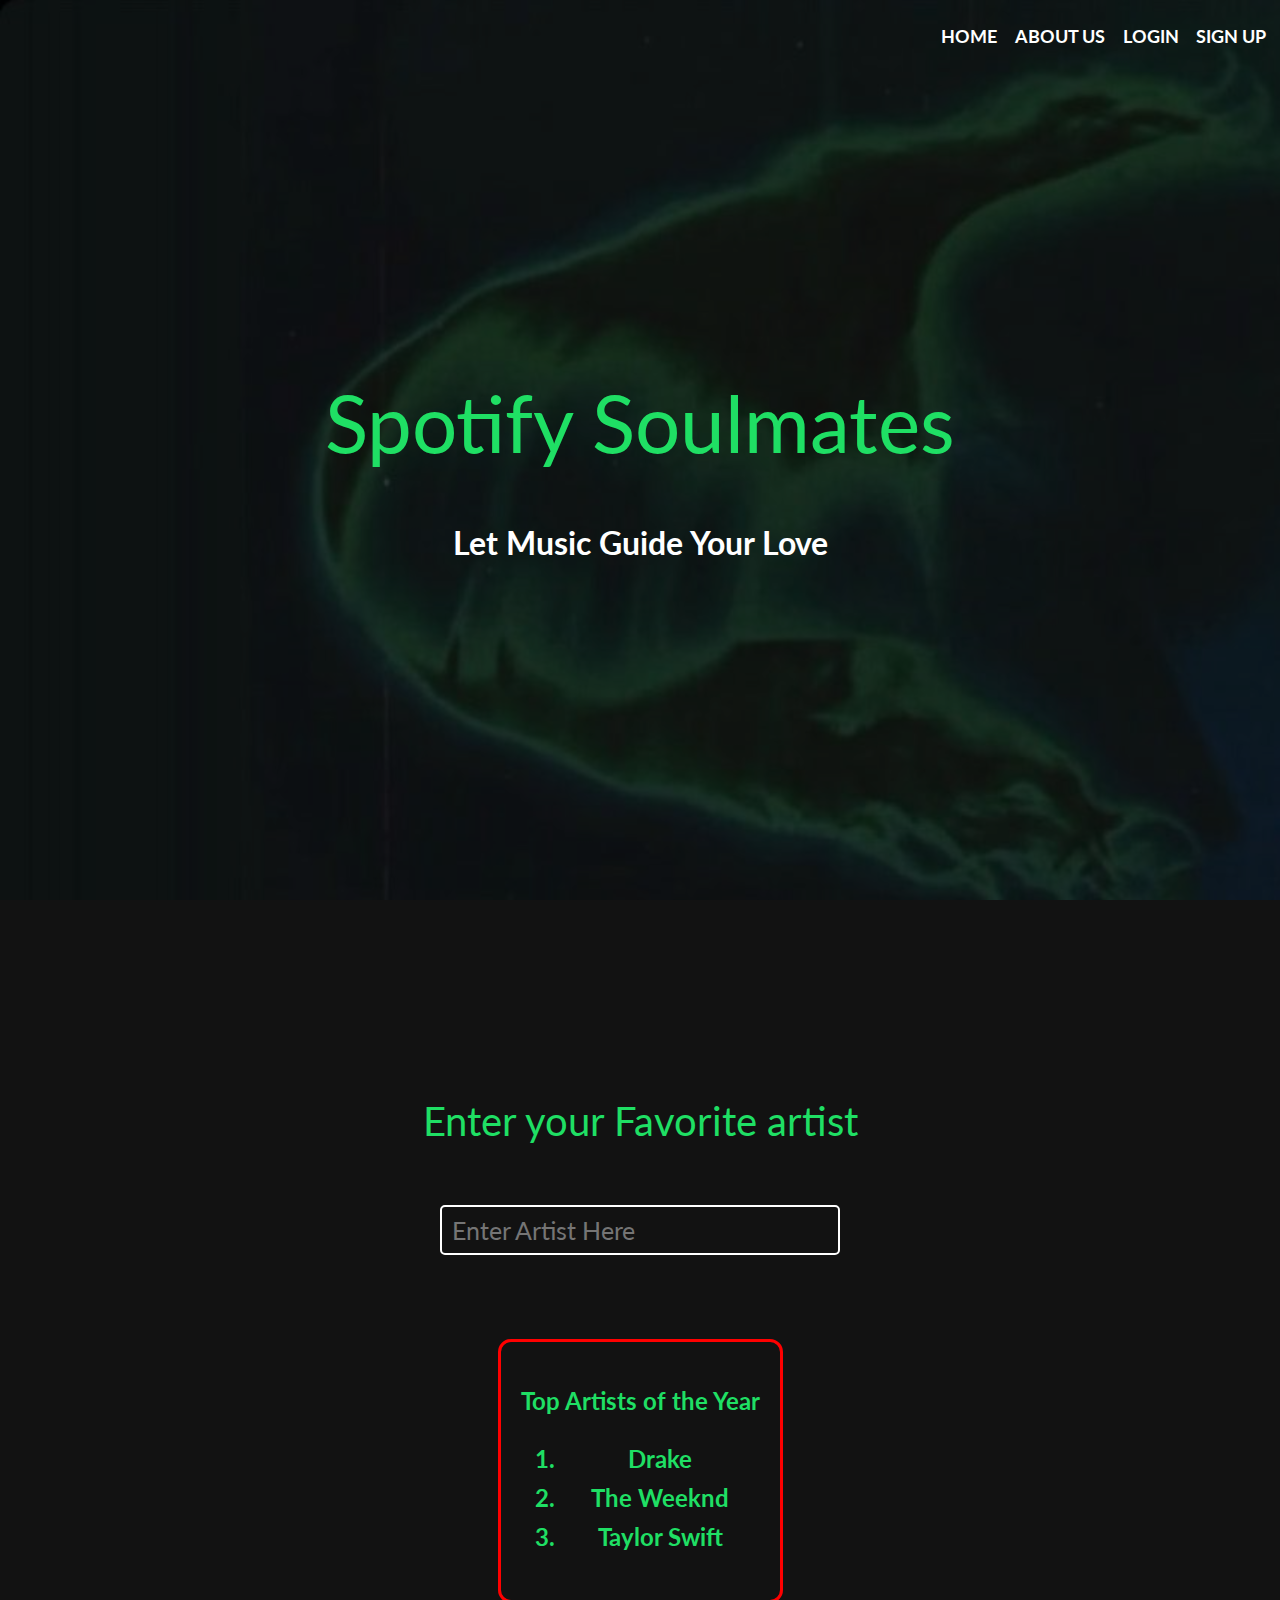
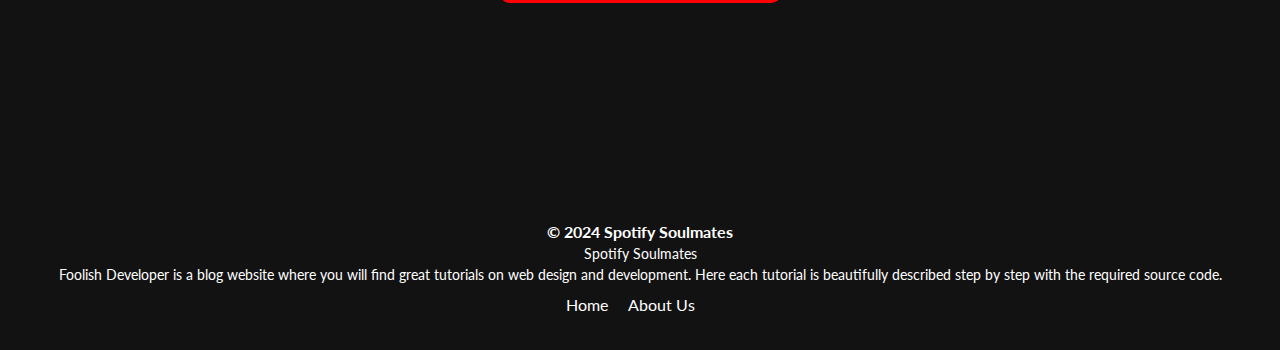
<file: index.html>
<!DOCTYPE html>
<html lang="en">
<head>
  <meta charset="UTF-8">
  <meta name="viewport" content="width=device-width, initial-scale=1.0">
  <title>Spotify Soulmates</title>
  <link rel="stylesheet" href="/css/style.css">
  <link rel="preconnect" href="https://fonts.googleapis.com">
  <link rel="preconnect" href="https://fonts.gstatic.com" crossorigin>
  <link href="https://fonts.googleapis.com/css2?family=Barlow:ital,wght@0,100;0,200;0,300;0,400;0,500;0,600;0,700;0,800;0,900;1,100;1,200;1,300;1,400;1,500;1,600;1,700;1,800;1,900&family=Inter:wght@100..900&family=Lato:ital,wght@0,100;0,300;0,400;0,700;0,900;1,100;1,300;1,400;1,700;1,900&display=swap" rel="stylesheet">
  <script src="/js/script.js" defer></script>
  <script src="/js/search.js" defer></script>

</head>
<body>
  <header class="main-header">
    <nav class="nav main-nav">
      <div class="nav-content">
        <a href="index.html" class="nav-item"><p> HOME </span> </p></a>
        <a href="about.html" class="nav-item"><p> ABOUT US </p></a>
        <a href="login.html" class="nav-item"><p> LOGIN </p></a>
        <a href="signup.html" class="nav-item"><p> SIGN UP </p></a>
      </div>
      <div class="hamburger">
        <span class="bar"></span>
        <span class="bar"></span>
        <span class="bar"></span>
      </div>
    </nav>
    <h1 class="website-name website-name-large">Spotify Soulmates</h1>
    <h3 class="header-content">Let Music Guide Your Love</h3>
  </header>

  <section>
    <div class="section-container" id="fav-artist-section">
      <label for="#artist-input" class="">Enter your Favorite artist</label>
      <div class="search-container" id="search-container">
      <input  id="artist-input" class="artist-input" type="text" placeholder="Enter Artist Here">
      <ul id="suggestions"></ul>
    </div>
      <div class="top-artists">
        <p>Top Artists of the Year</p>
        <ol>
          <a href="https://open.spotify.com/artist/3TVXtAsR1Inumwj472S9r4?si=5ycVZEMeS22KTOjsMKL-rw" target="_blank"><li>Drake</li></a>
          <a href="https://open.spotify.com/artist/1Xyo4u8uXC1ZmMpatF05PJ?si=Tx47RYC2TH6a5F8njUsQBw" target="_blank"><li>The Weeknd</li></a>
          <a href="https://open.spotify.com/artist/06HL4z0CvFAxyc27GXpf02?si=mGTnrW3SQEW5TA2C6F_N0g" target="_blank"><li>Taylor Swift</li></a>
        </ol>
      </div>
    </div>
  </section>

  <footer>
    <div class="container">
      <p class="footer-name">&copy; 2024 Spotify Soulmates</p>
      <p>Spotify Soulmates</p>
      <p>Foolish Developer is a blog website where you will find great tutorials on web design and development. Here each tutorial is beautifully described step by step with the required source code.</p>
      <ul>
        <li><a href="index.html">Home</a></li>
        <li><a href="about.html">About Us</a></li>
      </ul>
    </div>
  </footer>
</body>
</html>
</file>
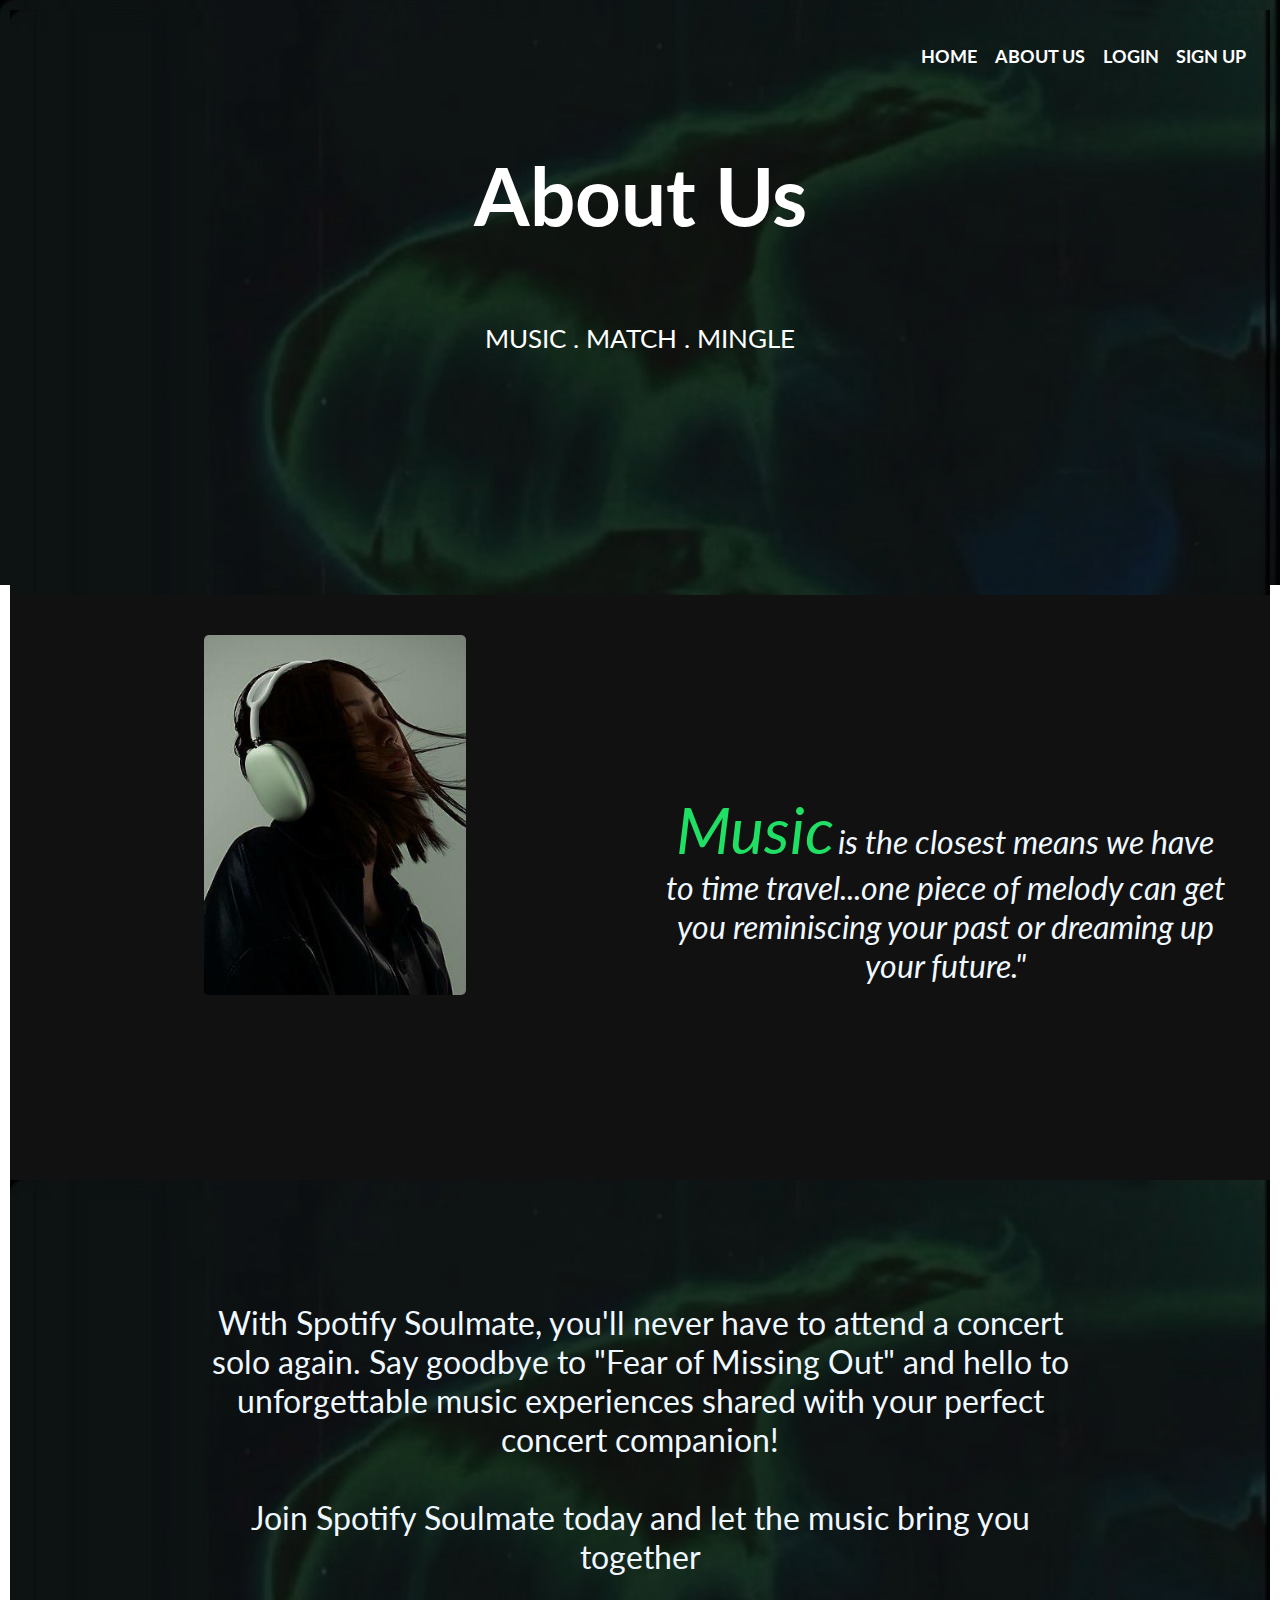
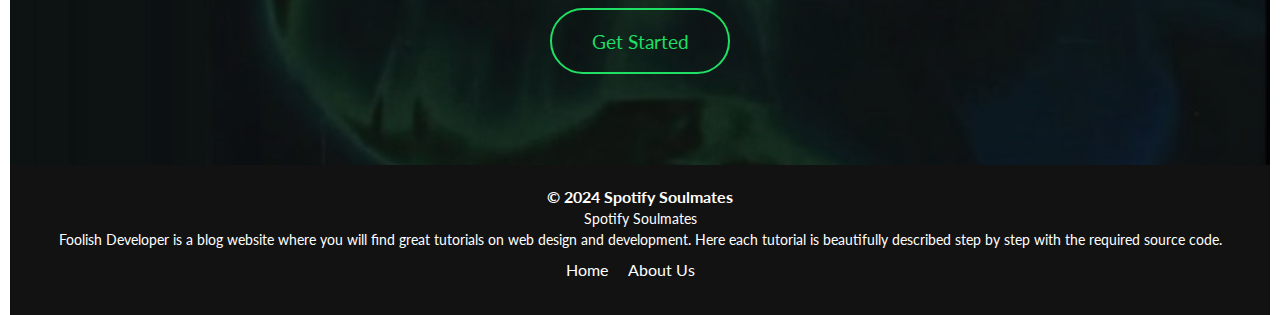
<file: about.html>
<!DOCTYPE html>
<html lang="en">
<head>
    <meta charset="UTF-8">
    <meta name="viewport" content="width=device-width, initial-scale=1.0">
    <link rel="preconnect" href="https://fonts.googleapis.com">
  <link rel="preconnect" href="https://fonts.gstatic.com" crossorigin>
  <link href="https://fonts.googleapis.com/css2?family=Barlow:ital,wght@0,100;0,200;0,300;0,400;0,500;0,600;0,700;0,800;0,900;1,100;1,200;1,300;1,400;1,500;1,600;1,700;1,800;1,900&family=Inter:wght@100..900&family=Lato:ital,wght@0,100;0,300;0,400;0,700;0,900;1,100;1,300;1,400;1,700;1,900&display=swap" rel="stylesheet">
    <link rel="stylesheet" href="/css/style.css">
    <link rel="stylesheet" href="/css/about.css">
    <script src="/js/script.js" defer></script>
    <title>Spotify Soulmates | About us</title>
</head>
<body>
    <header class="main-header">
      <header class="main-header">
        <nav class="nav main-nav">
          <div class="nav-content">
            <a href="index.html" class="nav-item"><p> HOME </span> </p></a>
            <a href="about.html" class="nav-item"><p> ABOUT US </p></a>
            <a href="login.html" class="nav-item"><p> LOGIN </p></a>
            <a href="signup.html" class="nav-item"><p> SIGN UP </p></a>
          </div>
          <div class="hamburger">
            <span class="bar"></span>
            <span class="bar"></span>
            <span class="bar"></span>
          </div>
        </nav>
      <div class="header-content-div">
        <h1 class="about-us-header"> About Us </h1>
        <p  class="header-content"> MUSIC .  MATCH . MINGLE </p>
      </div>
      </header>
   <section class="section-one">
    <div class="image-div">
        <img src="/images/abt-section-img.jpg" alt="about-us image" class="section-img">
    </div>
    <div class="section-content">
        <p class="texting">
      <span class="text">Music</span> <span class="styling"> is the closest means we have to time travel...one piece of melody can get you reminiscing your past or dreaming up your future."</span>
     </p>
    </div>
   </section>
   <section class="section-two">
     <div class="division">
        <p class="styling">
          With Spotify Soulmate, you'll never have to attend a concert solo again. Say goodbye to "Fear of Missing Out" and hello to unforgettable music experiences shared with your perfect concert companion! <br> <br>

          Join Spotify Soulmate today and let the music bring you together <br>
        </p>
     </div>
     <div class="button-div">
      <a href="index.html#fav-artist-section">
        <button class="header-button">Get Started</button>
      </a>
    </div> 
   </section>
    
      <footer>
        <div class="container">
          <p class="footer-name">&copy; 2024 Spotify Soulmates</p>
          <p>Spotify Soulmates</p>
          <p>Foolish Developer is a blog website where you will find great tutorials on web design and development. Here each tutorial is beautifully described step by step with the required source code.</p>
          <ul>
            <li><a href="index.html">Home</a></li>
            <li><a href="about.html">About Us</a></li>
          </ul>
        </div>
      </footer>
</body>
</html>
</file>
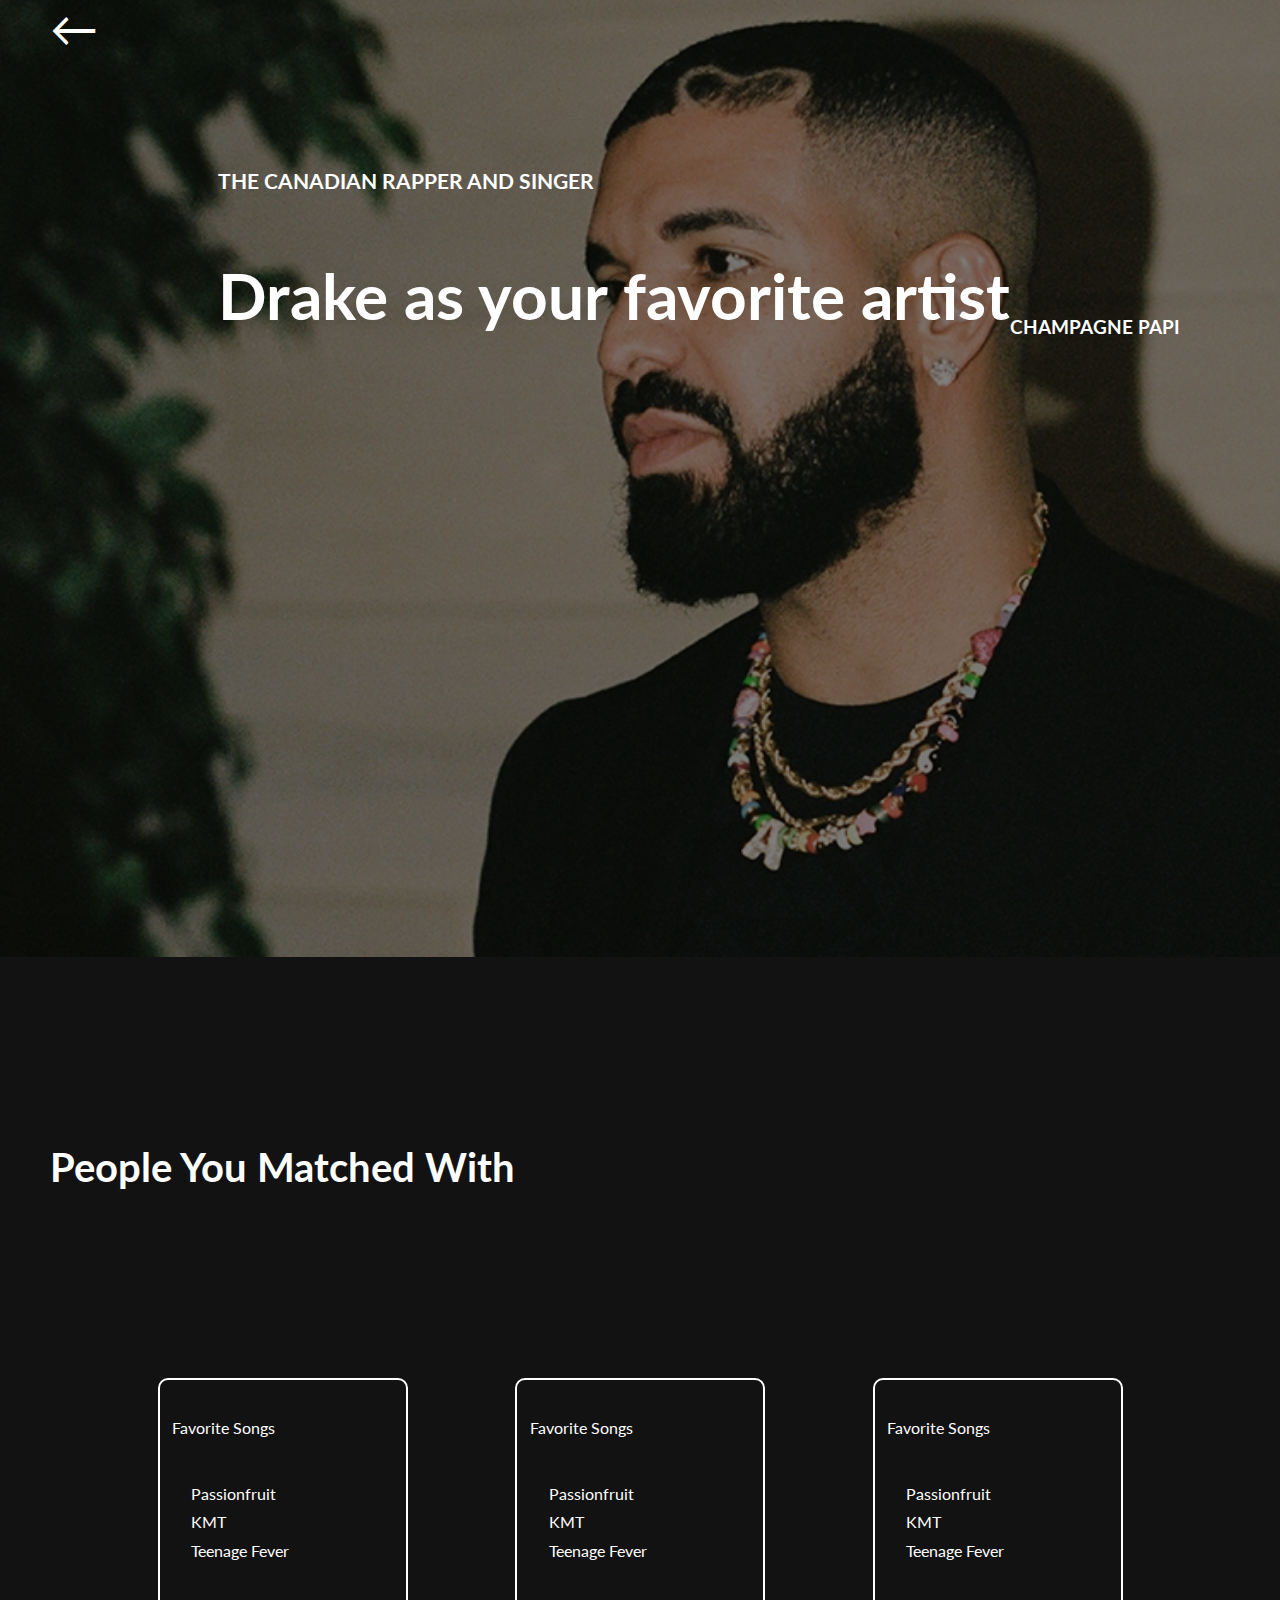
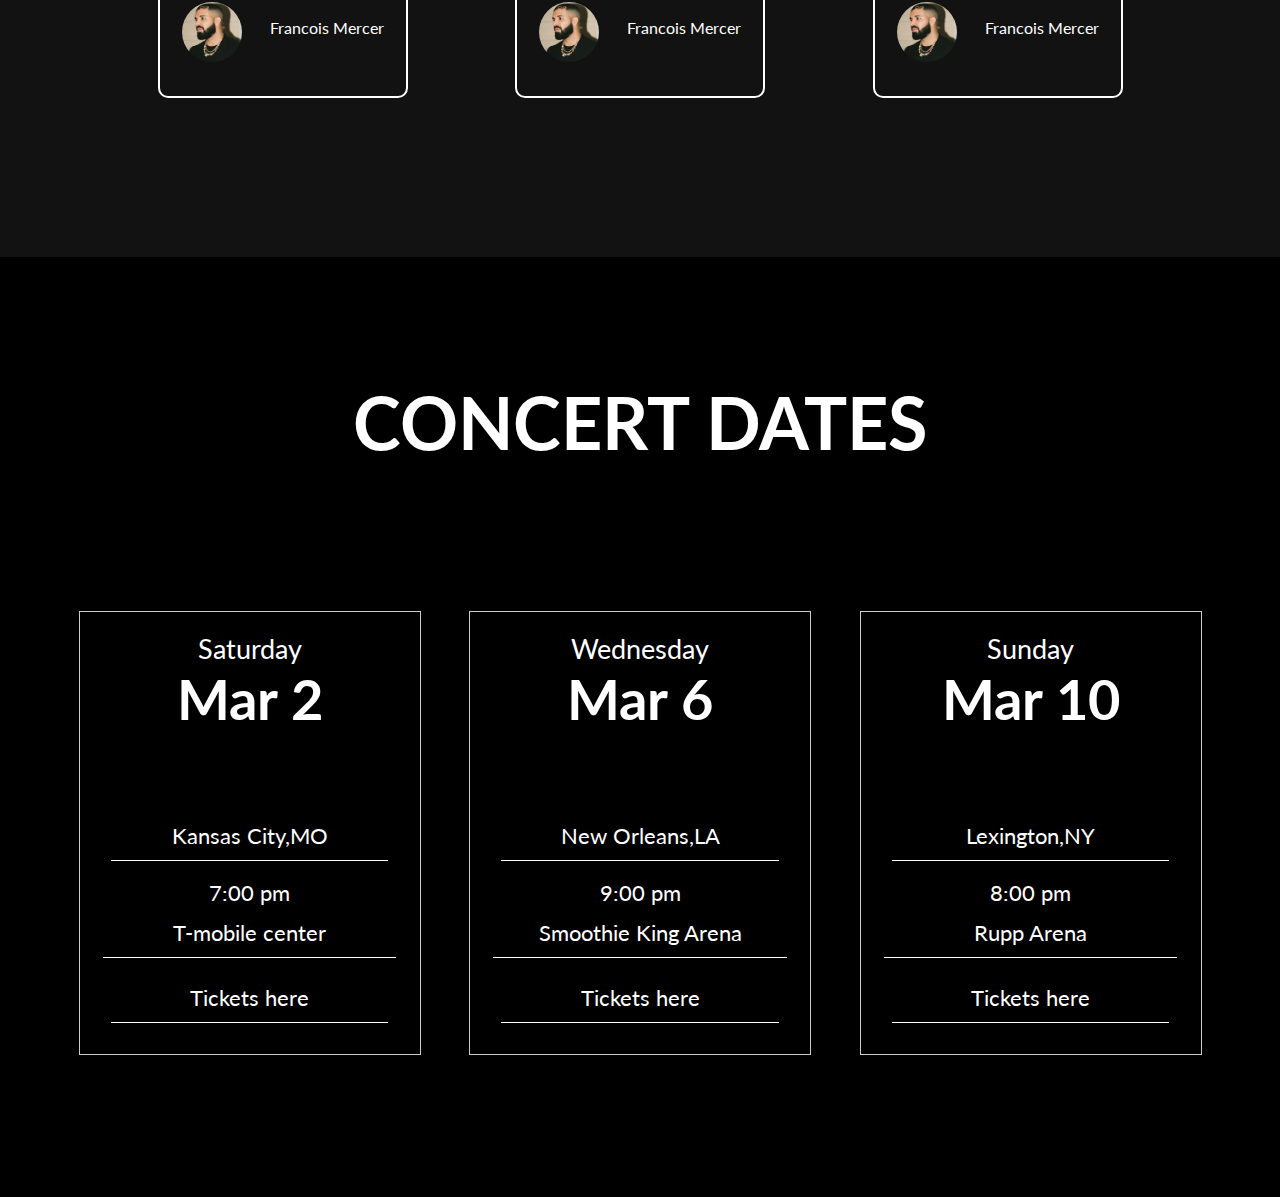
<file: drake.html>
<!DOCTYPE html>
<html lang="en">
<head>
  <meta charset="UTF-8">
  <meta name="viewport" content="width=device-width, initial-scale=1.0">
  <link rel="stylesheet" href="css/fav-artist.css">
  <link rel="preconnect" href="https://fonts.googleapis.com">
  <link rel="preconnect" href="https://fonts.gstatic.com" crossorigin>
  <link href="https://fonts.googleapis.com/css2?family=Barlow:ital,wght@0,100;0,200;0,300;0,400;0,500;0,600;0,700;0,800;0,900;1,100;1,200;1,300;1,400;1,500;1,600;1,700;1,800;1,900&family=Inter:wght@100..900&family=Lato:ital,wght@0,100;0,300;0,400;0,700;0,900;1,100;1,300;1,400;1,700;1,900&display=swap" rel="stylesheet">
  <script src="/js/script.js" async></script>
  <title>Spotify Soulmates</title>
</head>
<body>
  <a class="arrow-link" href="index.html"><p class="arrow" id="leftArrow">&larr;</p></a>
  <header class="header-section">
    <div id="iddrake">
      <div>
        <p class="artist-intro">THE CANADIAN RAPPER AND SINGER</p>
        <p class="artist-desc" id="title">Drake as your favorite artist</p>
      </div>
      <div class="header-div nickname-div">
        <h3 class="artist-nickname" id=" nickname">CHAMPAGNE PAPI</h3>
      </div>
    </div>
  </header>
  <section class="matches-section">
    <div class="match-text">
      <h1 class="match-heading">People You Matched With</h1>
    </div>
    <div class="matches-div">
      <div class="match">
        <p style="margin: .3em;">Favorite Songs</p>
        <ul style="margin: .7em; padding-left: 0.5em;">
          <li class="match-list">Passionfruit</li>
          <li class="match-list">KMT</li>
          <li class="match-list">Teenage Fever</li>
        </ul>
        <div class="photo-username-div">
          <img src="/images/Drake.webp" alt="" class="match-profile-pic">
          <p class="match-name">Francois Mercer</p>
        </div>
      </div>
      <div class="match">
        <p style="margin: .3em;">Favorite Songs</p>
        <ul style="margin: .7em; padding-left: 0.5em;">
          <li class="match-list">Passionfruit</li>
          <li class="match-list">KMT</li>
          <li class="match-list">Teenage Fever</li>
        </ul>
        <div class="photo-username-div">
          <img src="/images/Drake.webp" alt="" class="match-profile-pic">
          <p class="match-name">Francois Mercer</p>
        </div>
      </div>
      <div class="match">
        <p style="margin: .3em;">Favorite Songs</p>
        <ul style="margin: .7em; padding-left: 0.5em;">
          <li class="match-list">Passionfruit</li>
          <li class="match-list">KMT</li>
          <li class="match-list">Teenage Fever</li>
        </ul>
        <div class="photo-username-div">
          <img src="/images/Drake.webp" alt="" class="match-profile-pic">
          <p class="match-name">Francois Mercer</p>
        </div>
      </div>
    </div>
  </section>
  <section class="concert-section">
    <div>
      <h1 class="concert-date">CONCERT DATES</h1>
    </div>
    <div class="concert-div">
      <div class="concert">
        <p class="concert-info date-day">Saturday</p>
        <h2 class="concert-info date">Mar 2</h2>
        <p class="concert-info city-location">Kansas City,MO</p>
        <p class="concert-info time">7:00 pm</p>
        <p class="concert-info location">T-mobile center</p>
        <a  class="concert-info tickets-link" href="#">Tickets here</a>
      </div>

      <div class="concert">
        <p class="concert-info date-day">Wednesday</p>
        <h2 class="concert-info date">Mar 6</h2>
        <p class="concert-info city-location">New Orleans,LA</p>
        <p class="concert-info time">9:00 pm</p>
        <p class="concert-info location">Smoothie King Arena</p>
        <a  class="concert-info tickets-link" href="#">Tickets here</a>
      </div>

      <div class="concert">
        <p class="concert-info date-day">Sunday</p>
        <h2 class="concert-info date">Mar 10</h2>
        <p class="concert-info city-location">Lexington,NY</p>
        <p class="concert-info time">8:00 pm</p>
        <p class="concert-info location">Rupp Arena</p>
        <a  class="concert-info tickets-link" href="#">Tickets here</a>
      </div>
    </div>
  </section>
</body>
</html>
</file>
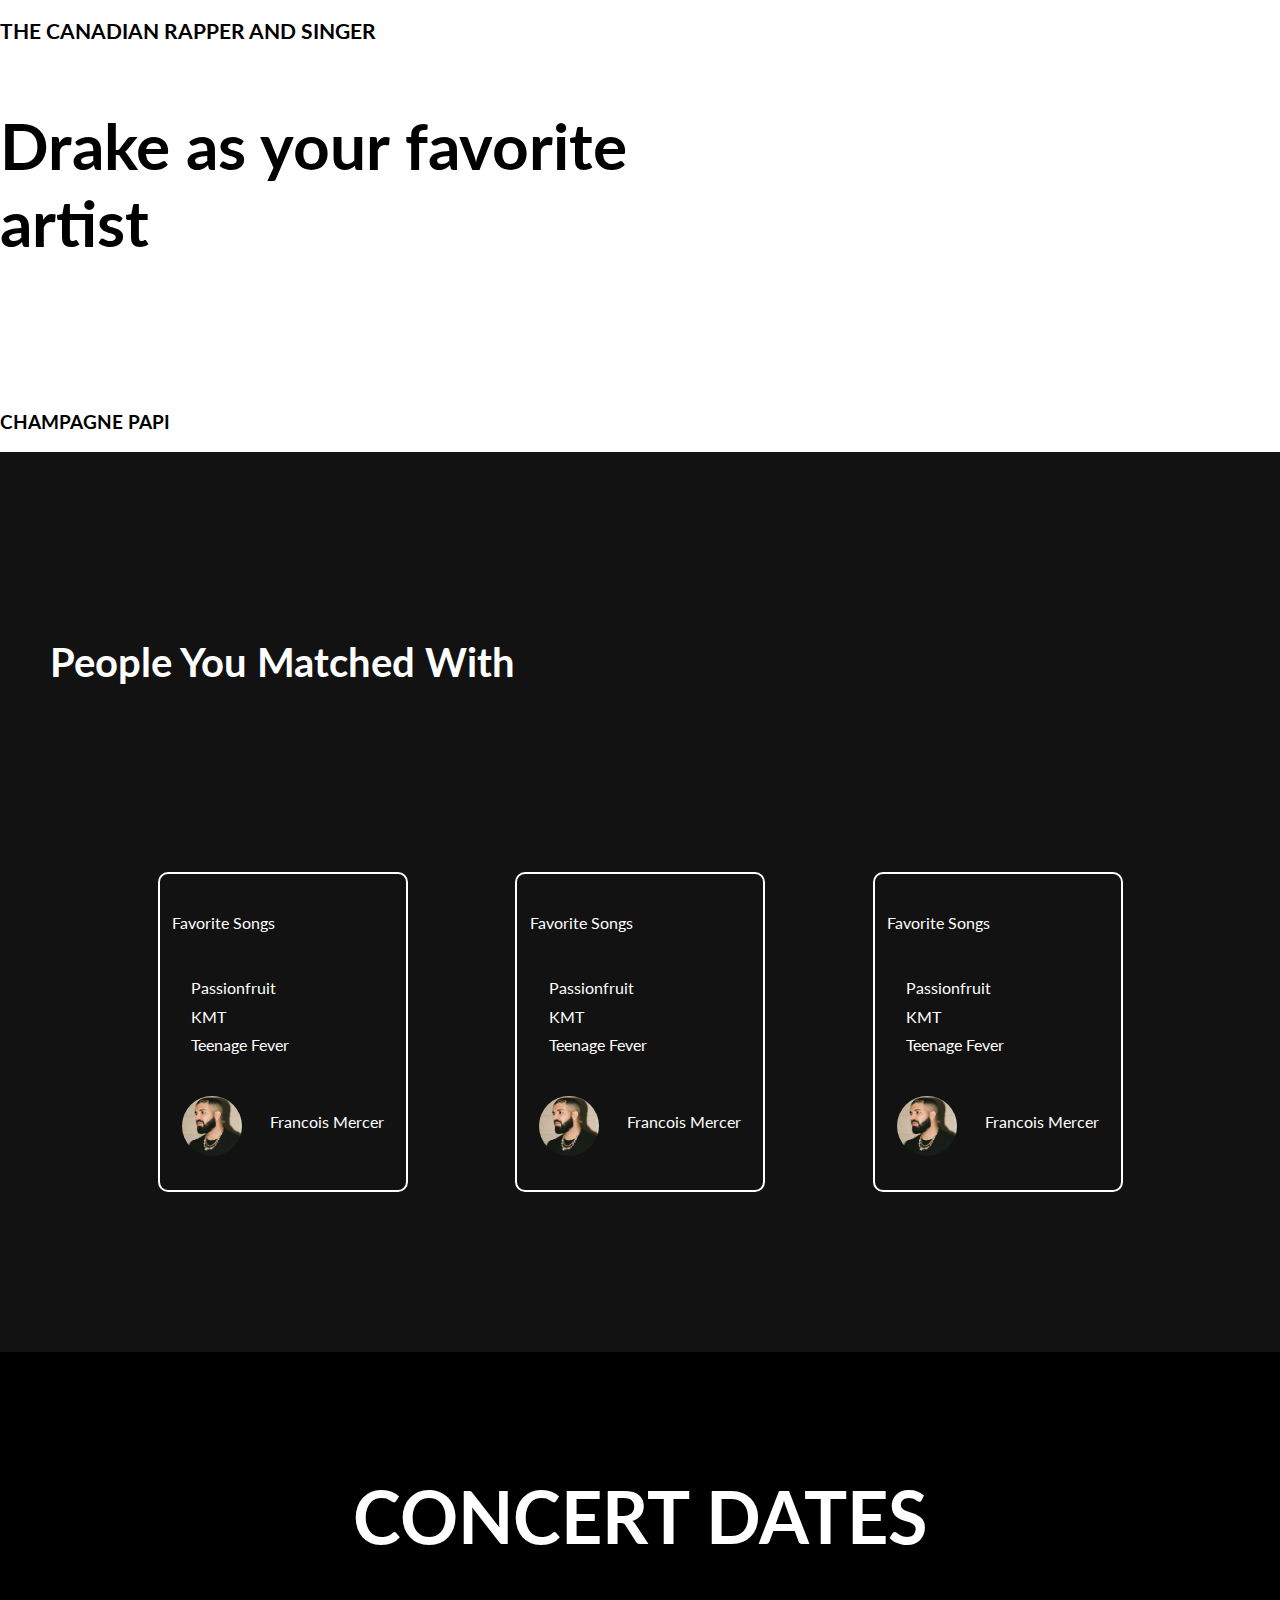
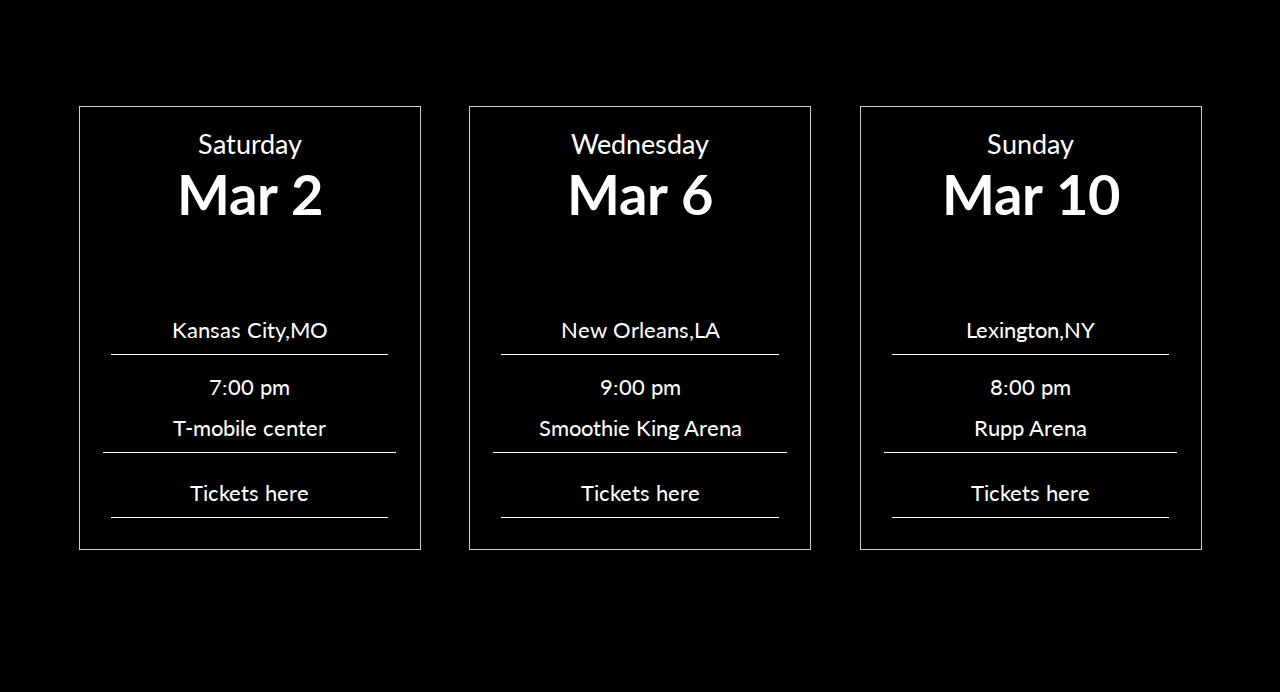
<file: fav-artist.html>
<!DOCTYPE html>
<html lang="en">
<head>
  <meta charset="UTF-8">
  <meta name="viewport" content="width=device-width, initial-scale=1.0">
  <link rel="stylesheet" href="css/fav-artist.css">
  <link rel="preconnect" href="https://fonts.googleapis.com">
  <link rel="preconnect" href="https://fonts.gstatic.com" crossorigin>
  <link href="https://fonts.googleapis.com/css2?family=Barlow:ital,wght@0,100;0,200;0,300;0,400;0,500;0,600;0,700;0,800;0,900;1,100;1,200;1,300;1,400;1,500;1,600;1,700;1,800;1,900&family=Inter:wght@100..900&family=Lato:ital,wght@0,100;0,300;0,400;0,700;0,900;1,100;1,300;1,400;1,700;1,900&display=swap" rel="stylesheet">
  <script src="/js/script.js" async></script>
  <title>Spotify Soulmates</title>
</head>
<body>
  <a class="arrow-link" href="index.html"><p class="arrow" id="leftArrow">&larr;</p></a>
  <header class="header-section">
    <div>
      <div class="header-div">
        <p class="artist-intro">THE CANADIAN RAPPER AND SINGER</p>
        <p class="artist-desc">Drake as your favorite artist</p>
      </div>
      <div class="header-div nickname-div">
        <h3 class="artist-nickname">CHAMPAGNE PAPI</h3>
      </div>
    </div>
  </header>
  <section class="matches-section">
    <div class="match-text">
      <h1 class="match-heading">People You Matched With</h1>
    </div>
    <div class="matches-div">
      <div class="match">
        <p style="margin: .3em;">Favorite Songs</p>
        <ul style="margin: .7em; padding-left: 0.5em;">
          <li class="match-list">Passionfruit</li>
          <li class="match-list">KMT</li>
          <li class="match-list">Teenage Fever</li>
        </ul>
        <div class="photo-username-div">
          <img src="/images/Drake.webp" alt="" class="match-profile-pic">
          <p class="match-name">Francois Mercer</p>
        </div>
      </div>
      <div class="match">
        <p style="margin: .3em;">Favorite Songs</p>
        <ul style="margin: .7em; padding-left: 0.5em;">
          <li class="match-list">Passionfruit</li>
          <li class="match-list">KMT</li>
          <li class="match-list">Teenage Fever</li>
        </ul>
        <div class="photo-username-div">
          <img src="/images/Drake.webp" alt="" class="match-profile-pic">
          <p class="match-name">Francois Mercer</p>
        </div>
      </div>
      <div class="match">
        <p style="margin: .3em;">Favorite Songs</p>
        <ul style="margin: .7em; padding-left: 0.5em;">
          <li class="match-list">Passionfruit</li>
          <li class="match-list">KMT</li>
          <li class="match-list">Teenage Fever</li>
        </ul>
        <div class="photo-username-div">
          <img src="/images/Drake.webp" alt="" class="match-profile-pic">
          <p class="match-name">Francois Mercer</p>
        </div>
      </div>
    </div>
  </section>
  <section class="concert-section">
    <div>
      <h1 class="concert-date">CONCERT DATES</h1>
    </div>
    <div class="concert-div">
      <div class="concert">
        <p class="concert-info date-day">Saturday</p>
        <h2 class="concert-info date">Mar 2</h2>
        <p class="concert-info city-location">Kansas City,MO</p>
        <p class="concert-info time">7:00 pm</p>
        <p class="concert-info location">T-mobile center</p>
        <a  class="concert-info tickets-link" href="#">Tickets here</a>
      </div>

      <div class="concert">
        <p class="concert-info date-day">Wednesday</p>
        <h2 class="concert-info date">Mar 6</h2>
        <p class="concert-info city-location">New Orleans,LA</p>
        <p class="concert-info time">9:00 pm</p>
        <p class="concert-info location">Smoothie King Arena</p>
        <a  class="concert-info tickets-link" href="#">Tickets here</a>
      </div>

      <div class="concert">
        <p class="concert-info date-day">Sunday</p>
        <h2 class="concert-info date">Mar 10</h2>
        <p class="concert-info city-location">Lexington,NY</p>
        <p class="concert-info time">8:00 pm</p>
        <p class="concert-info location">Rupp Arena</p>
        <a  class="concert-info tickets-link" href="#">Tickets here</a>
      </div>
    </div>
  </section>
</body>
</html>
</file>
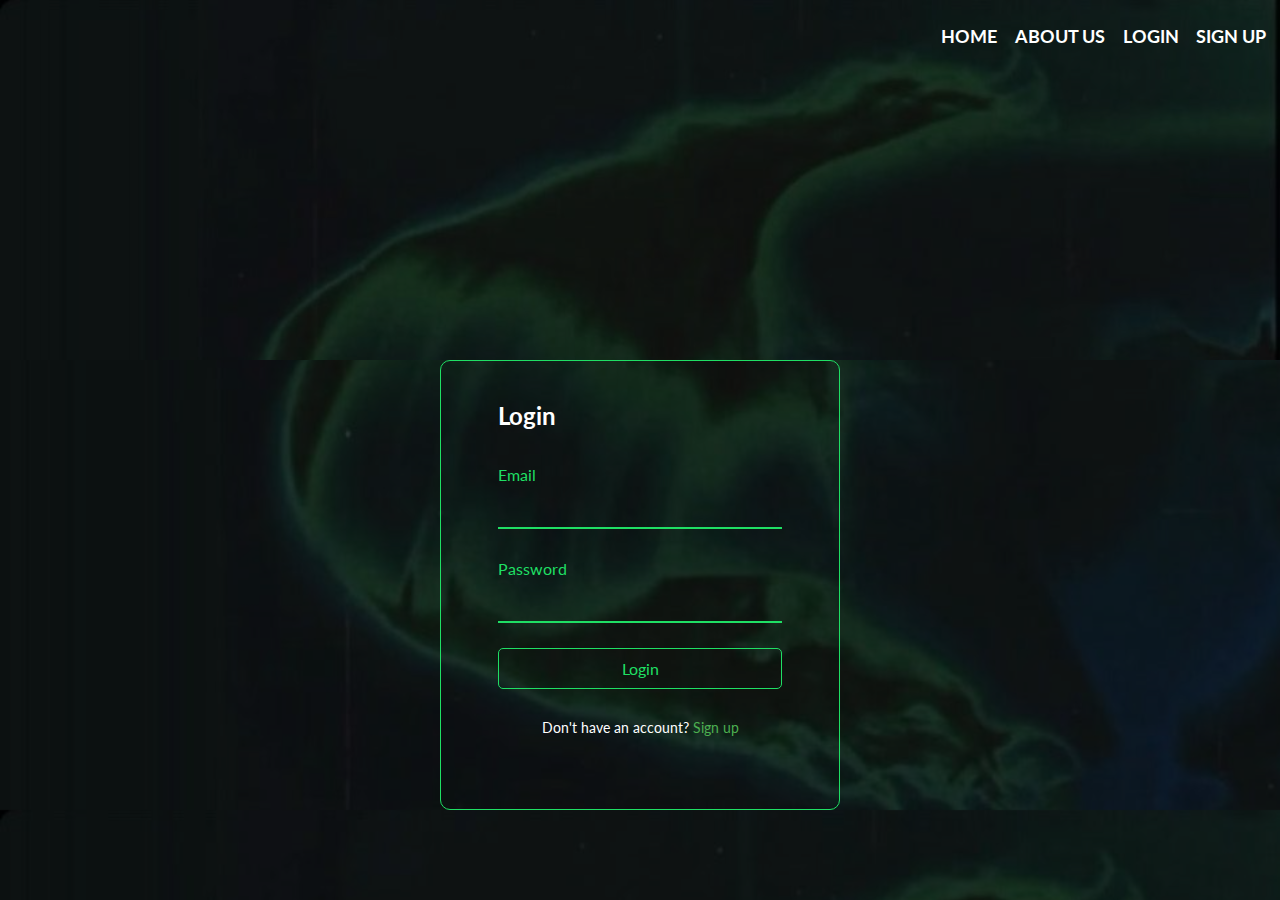
<file: login.html>
<!DOCTYPE html>
<html>
<head>
	<meta name="viewport" content="width=device-width, initial-scale=1.0">
	<link rel="stylesheet" href="/css/style.css">
	<link rel="stylesheet" href="/css/login.css">
	<script src="/js/script.js" defer></script>
  <link rel="preconnect" href="https://fonts.googleapis.com">
  <link rel="preconnect" href="https://fonts.gstatic.com" crossorigin>
  <link href="https://fonts.googleapis.com/css2?family=Barlow:ital,wght@0,100;0,200;0,300;0,400;0,500;0,600;0,700;0,800;0,900;1,100;1,200;1,300;1,400;1,500;1,600;1,700;1,800;1,900&family=Inter:wght@100..900&family=Lato:ital,wght@0,100;0,300;0,400;0,700;0,900;1,100;1,300;1,400;1,700;1,900&display=swap" rel="stylesheet">
  <title>Spotify Soulmate | Login</title>
</head>
<body>	
  <header class="main-header">
    <nav class="nav main-nav">
			<div class="nav-content">
				<a href="index.html" class="nav-item"><p> HOME </span> </p></a>
				<a href="about.html" class="nav-item"><p> ABOUT US </p></a>
				<a href="login.html" class="nav-item"><p> LOGIN </p></a>
				<a href="signup.html" class="nav-item"><p> SIGN UP </p></a>
			</div>
			<div class="hamburger">
				<span class="bar"></span>
				<span class="bar"></span>
				<span class="bar"></span>
			</div>
		</nav>
		</header>
		<section>
		<div class="container">
			<form class="login-form" method="post">
				<h2 style="color: white;">Login</h2>
				<div class="input-container">
					<label class="input-label">Email</label>
					<input type="email" class="input-field" name="email" required>
				</div>
				<div class="input-container">
					<label class="input-label">Password</label>
					<input type="password" class="input-field" name="password" required>
				</div>
				<button type="submit" class="login-button">Login</button>
				<p class="signup-option">Don't have an account? <a href="signup.html">Sign up</a></p>
			</form>
		</div>
	</section>
</body>
</html>
</file>
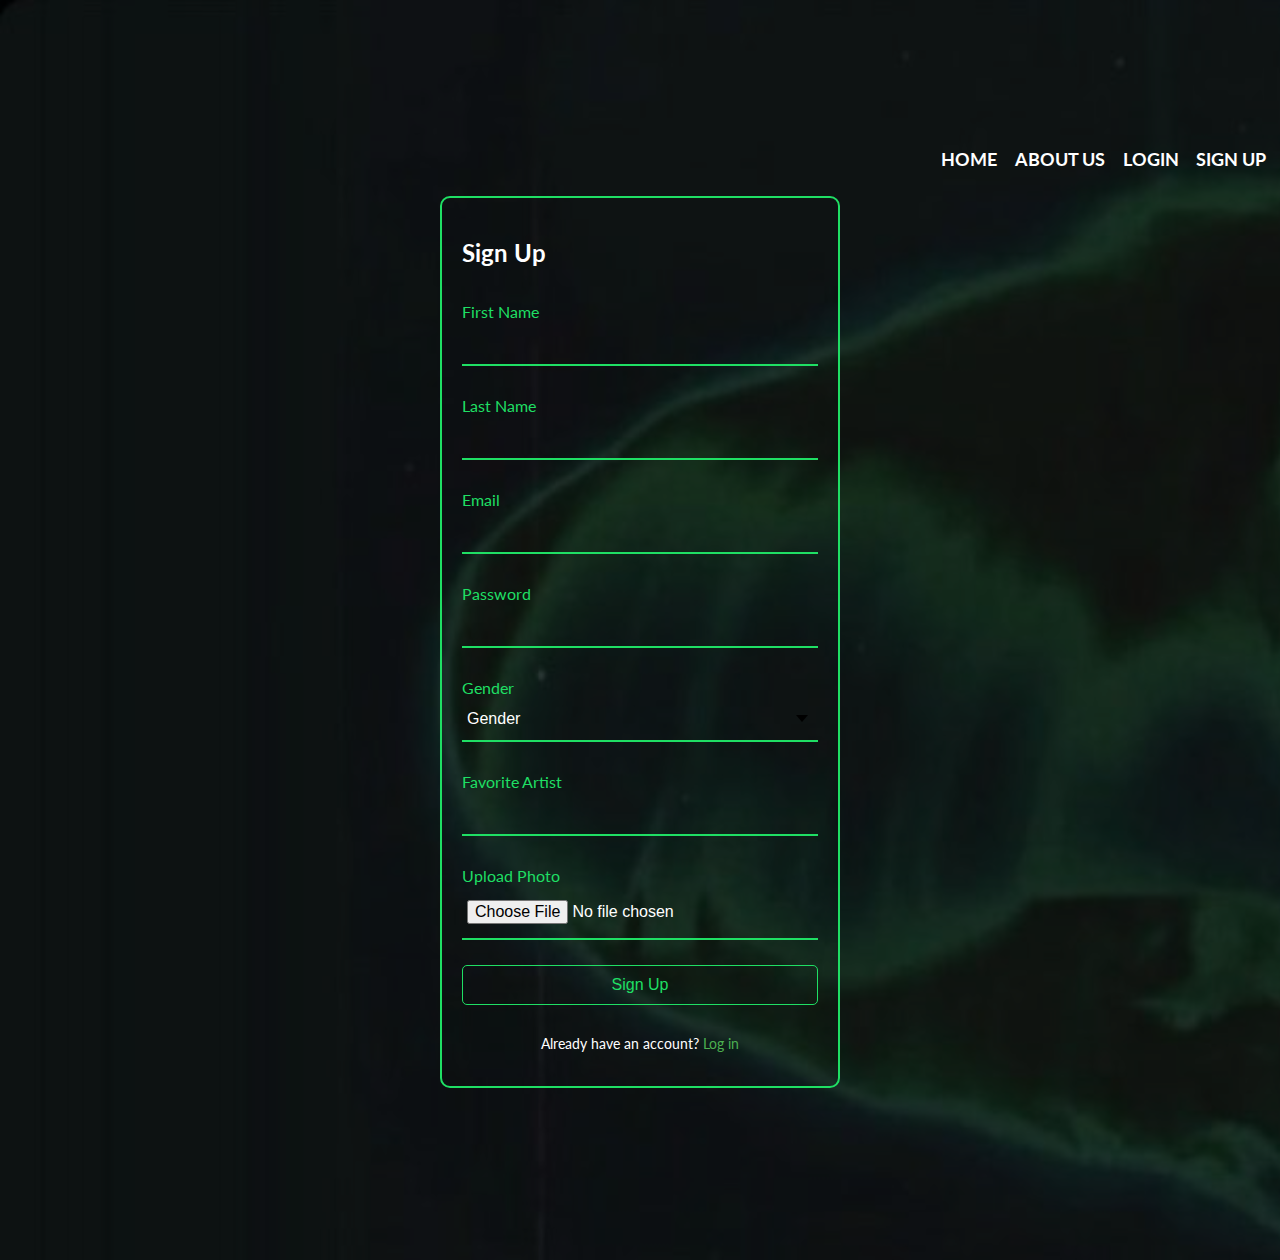
<file: signup.html>
<!DOCTYPE html>
<html>
<head>
	<link rel="stylesheet" href="/css/signup.css">
  
  <link rel="preconnect" href="https://fonts.googleapis.com">
  <link rel="preconnect" href="https://fonts.gstatic.com" crossorigin>
  <link href="https://fonts.googleapis.com/css2?family=Barlow:ital,wght@0,100;0,200;0,300;0,400;0,500;0,600;0,700;0,800;0,900;1,100;1,200;1,300;1,400;1,500;1,600;1,700;1,800;1,900&family=Inter:wght@100..900&family=Lato:ital,wght@0,100;0,300;0,400;0,700;0,900;1,100;1,300;1,400;1,700;1,900&display=swap" rel="stylesheet">
  <script src="/js/script.js" defer></script>
  <title>Spotify Soulmate | Signup</title>
	<script src="js/script.js" defer></script>
</head>
<body>

	<header class="main-header">
		<nav class="nav main-nav">
			<div class="nav-content">
			  <a href="index.html" class="nav-item"><p> HOME </span> </p></a>
			  <a href="about.html" class="nav-item"><p> ABOUT US </p></a>
			  <a href="login.html" class="nav-item"><p> LOGIN </p></a>
			  <a href="signup.html" class="nav-item"><p> SIGN UP </p></a>
			</div>
			<div class="hamburger">
			  <span class="bar"></span>
			  <span class="bar"></span>
			  <span class="bar"></span>
			</div>
		  </nav>
		</header>
		</header>
		<section>
	<div class="container">
		<form class="signup-form" action="user.php" method="post">
			<h2 style="color: white;">Sign Up</h2>
			<div class="input-container">
        <label class="input-label">First Name</label>
				<input type="text" class="input-field" name="first_name" required>
			</div>
			<div class="input-container">
        <label class="input-label">Last Name</label>
				<input type="text" class="input-field" name="last_name" required>
			</div>
			<div class="input-container">
        <label class="input-label">Email</label>
				<input type="email" class="input-field" name="email" required>
			</div>

			<div class="input-container">
				<label class="input-label password">Password</label>
				<input type="password" class="input-field" name="password" required>
			</div>

			<div class="input-container">
        <label class="input-label">Gender</label>
				<select class="input-field" name="gender" required>
					<option value="" disabled selected hidden class="gender-opt">Gender</option>
					<option value="male" class="gender-opt" >Male</option>
					<option value="female" class="gender-opt">Female</option>
					<option value="other" class="gender-opt" >Other</option>
				</select>
			</div>
			<div class="input-container">
        <label class="input-label">Favorite Artist</label>
				<input type="text" class="input-field" name="favorite_artist"required>
			</div>
			<div class="input-container">
				<label class="input-label upload-photo">Upload Photo</label>
				<input type="file" class="input-field" required>
			</div>

			<button type="submit" class="signup-button">Sign Up</button>
		</form>
		<p class="login-option">Already have an account? <a href="login.html">Log in</a></p>
	</div>
</section>
</body>
</html>
</file>
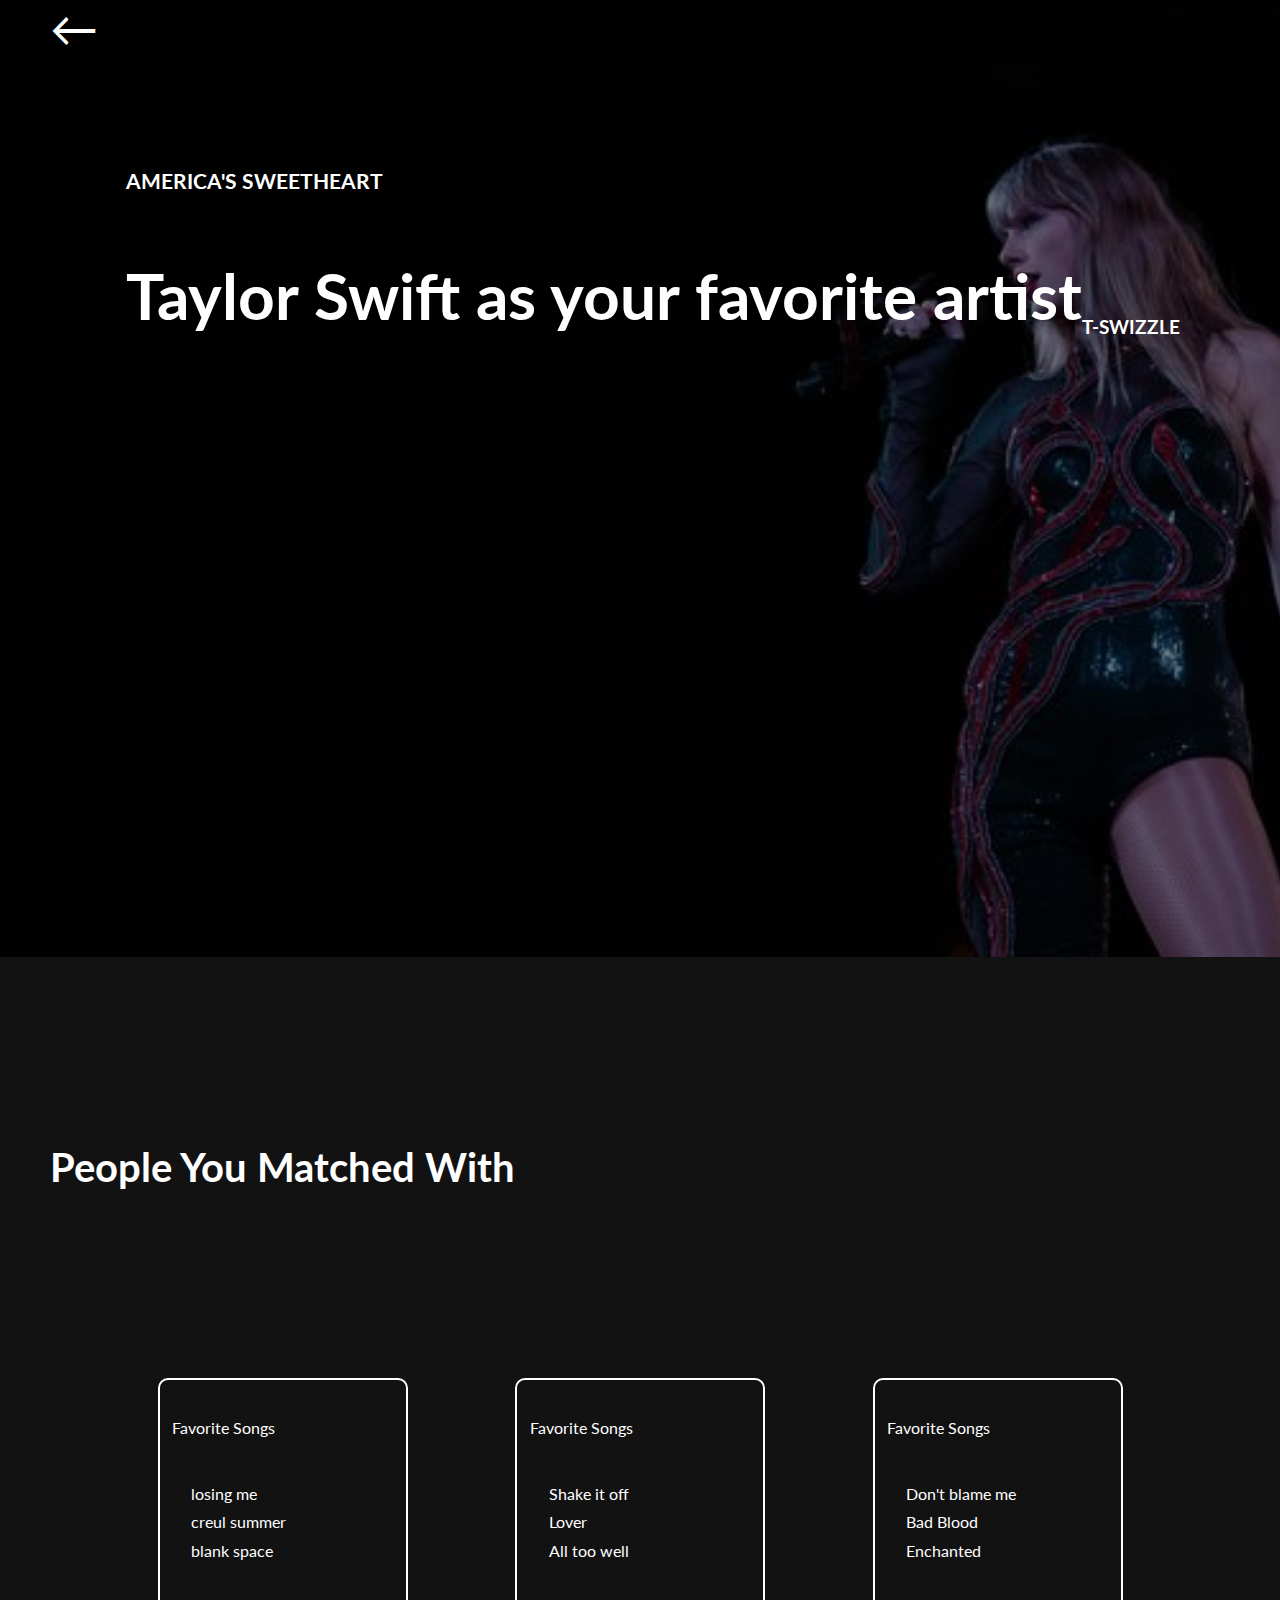
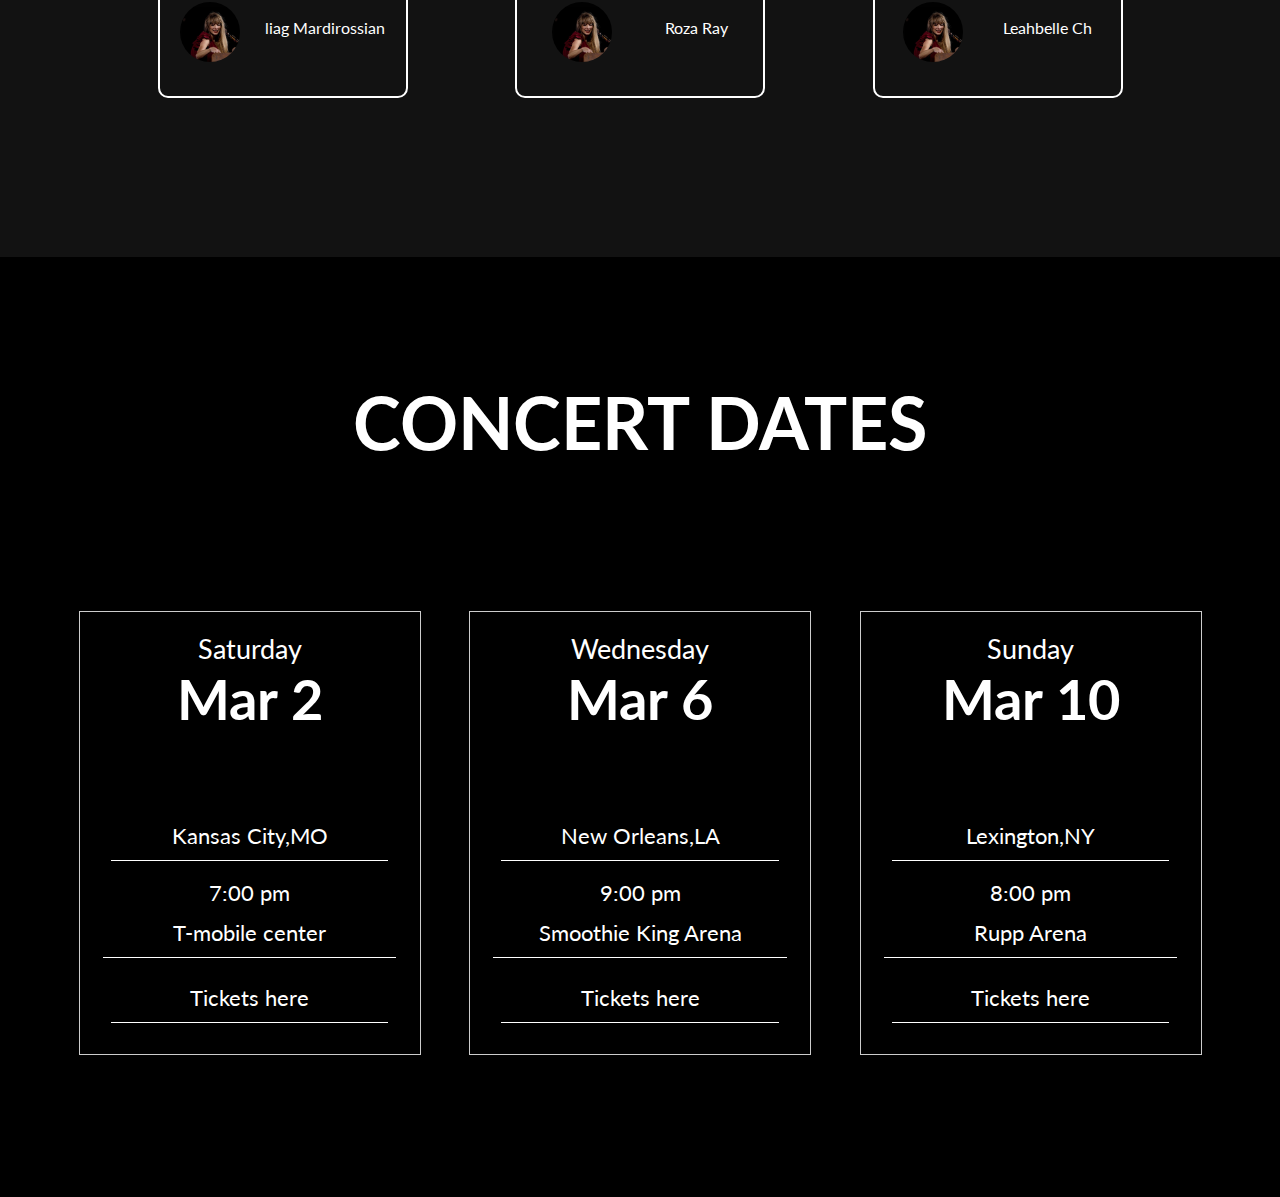
<file: taylor_swift.html>
<!DOCTYPE html>
<html lang="en">
<head>
  <meta charset="UTF-8">
  <meta name="viewport" content="width=device-width, initial-scale=1.0">
  <link rel="stylesheet" href="css/fav-artist.css">
  <link rel="preconnect" href="https://fonts.googleapis.com">
  <link rel="preconnect" href="https://fonts.gstatic.com" crossorigin>
  <link href="https://fonts.googleapis.com/css2?family=Barlow:ital,wght@0,100;0,200;0,300;0,400;0,500;0,600;0,700;0,800;0,900;1,100;1,200;1,300;1,400;1,500;1,600;1,700;1,800;1,900&family=Inter:wght@100..900&family=Lato:ital,wght@0,100;0,300;0,400;0,700;0,900;1,100;1,300;1,400;1,700;1,900&display=swap" rel="stylesheet">
  <script src="/js/script.js" async></script>
  <title>Spotify Soulmates</title>
</head>
<body>
  <a class="arrow-link" href="index.html"><p class="arrow" id="leftArrow">&larr;</p></a>
  <header class="header-section">
    <div id="idtaylor">
      <div >
        <p class="artist-intro">AMERICA'S SWEETHEART</p>
        <p class="artist-desc" id="title">Taylor Swift as your favorite artist</p>
      </div>
      <div class="header-div nickname-div">
        <h3 class="artist-nickname" id="nickname">T-SWIZZLE</h3>
      </div>
    </div>
  </header>
  <section class="matches-section">
    <div class="match-text">
      <h1 class="match-heading">People You Matched With</h1>
    </div>
    <div class="matches-div">
      <div class="match">
        <p style="margin: .3em;">Favorite Songs</p>
        <ul style="margin: .7em; padding-left: 0.5em;">
          <li class="match-list">losing me</li>
          <li class="match-list">creul summer</li>
          <li class="match-list">blank space</li>
        </ul>
        <div class="photo-username-div">
          <img src="/images/taylor.jpg" alt="" class="match-profile-pic">
          <p class="match-name">liag Mardirossian</p>
        </div>
      </div>
      <div class="match">
        <p style="margin: .3em;">Favorite Songs</p>
        <ul style="margin: .7em; padding-left: 0.5em;">
          <li class="match-list">Shake it off</li>
          <li class="match-list">Lover</li>
          <li class="match-list">All too well</li>
        </ul>
        <div class="photo-username-div">
          <img src="/images/taylor.jpg" alt="" class="match-profile-pic">
          <p class="match-name">Roza Ray</p>
        </div>
      </div>
      <div class="match">
        <p style="margin: .3em;">Favorite Songs</p>
        <ul style="margin: .7em; padding-left: 0.5em;">
          <li class="match-list">Don't blame me</li>
          <li class="match-list">Bad Blood</li>
          <li class="match-list">Enchanted</li>
        </ul>
        <div class="photo-username-div">
          <img src="/images/taylor.jpg" alt="" class="match-profile-pic">
          <p class="match-name">Leahbelle Ch</p>
        </div>
      </div>
    </div>
  </section>
  <section class="concert-section">
    <div>
      <h1 class="concert-date">CONCERT DATES</h1>
    </div>
    <div class="concert-div">
      <div class="concert">
        <p class="concert-info date-day">Saturday</p>
        <h2 class="concert-info date">Mar 2</h2>
        <p class="concert-info city-location">Kansas City,MO</p>
        <p class="concert-info time">7:00 pm</p>
        <p class="concert-info location">T-mobile center</p>
        <a  class="concert-info tickets-link" href="#">Tickets here</a>
      </div>

      <div class="concert">
        <p class="concert-info date-day">Wednesday</p>
        <h2 class="concert-info date">Mar 6</h2>
        <p class="concert-info city-location">New Orleans,LA</p>
        <p class="concert-info time">9:00 pm</p>
        <p class="concert-info location">Smoothie King Arena</p>
        <a  class="concert-info tickets-link" href="#">Tickets here</a>
      </div>

      <div class="concert">
        <p class="concert-info date-day">Sunday</p>
        <h2 class="concert-info date">Mar 10</h2>
        <p class="concert-info city-location">Lexington,NY</p>
        <p class="concert-info time">8:00 pm</p>
        <p class="concert-info location">Rupp Arena</p>
        <a  class="concert-info tickets-link" href="#">Tickets here</a>
      </div>
    </div>
  </section>
</body>
</html>
</file>
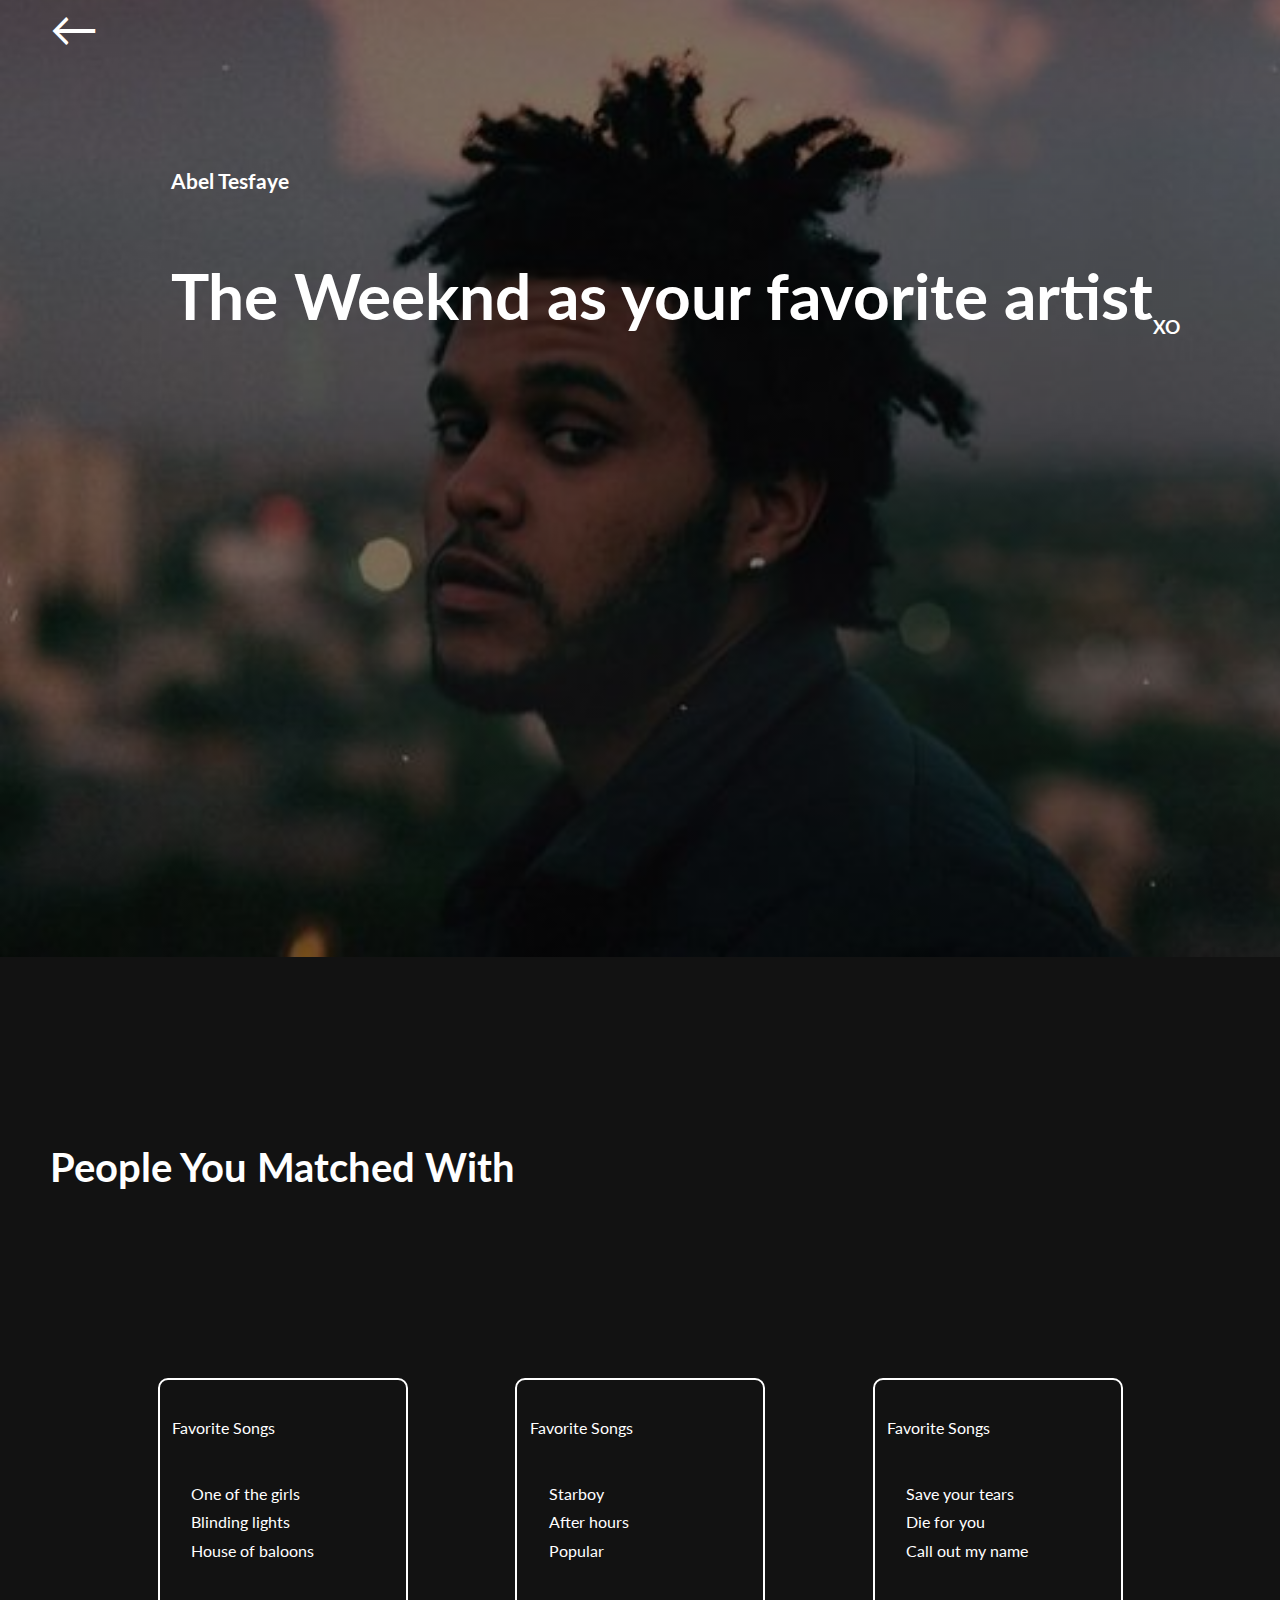
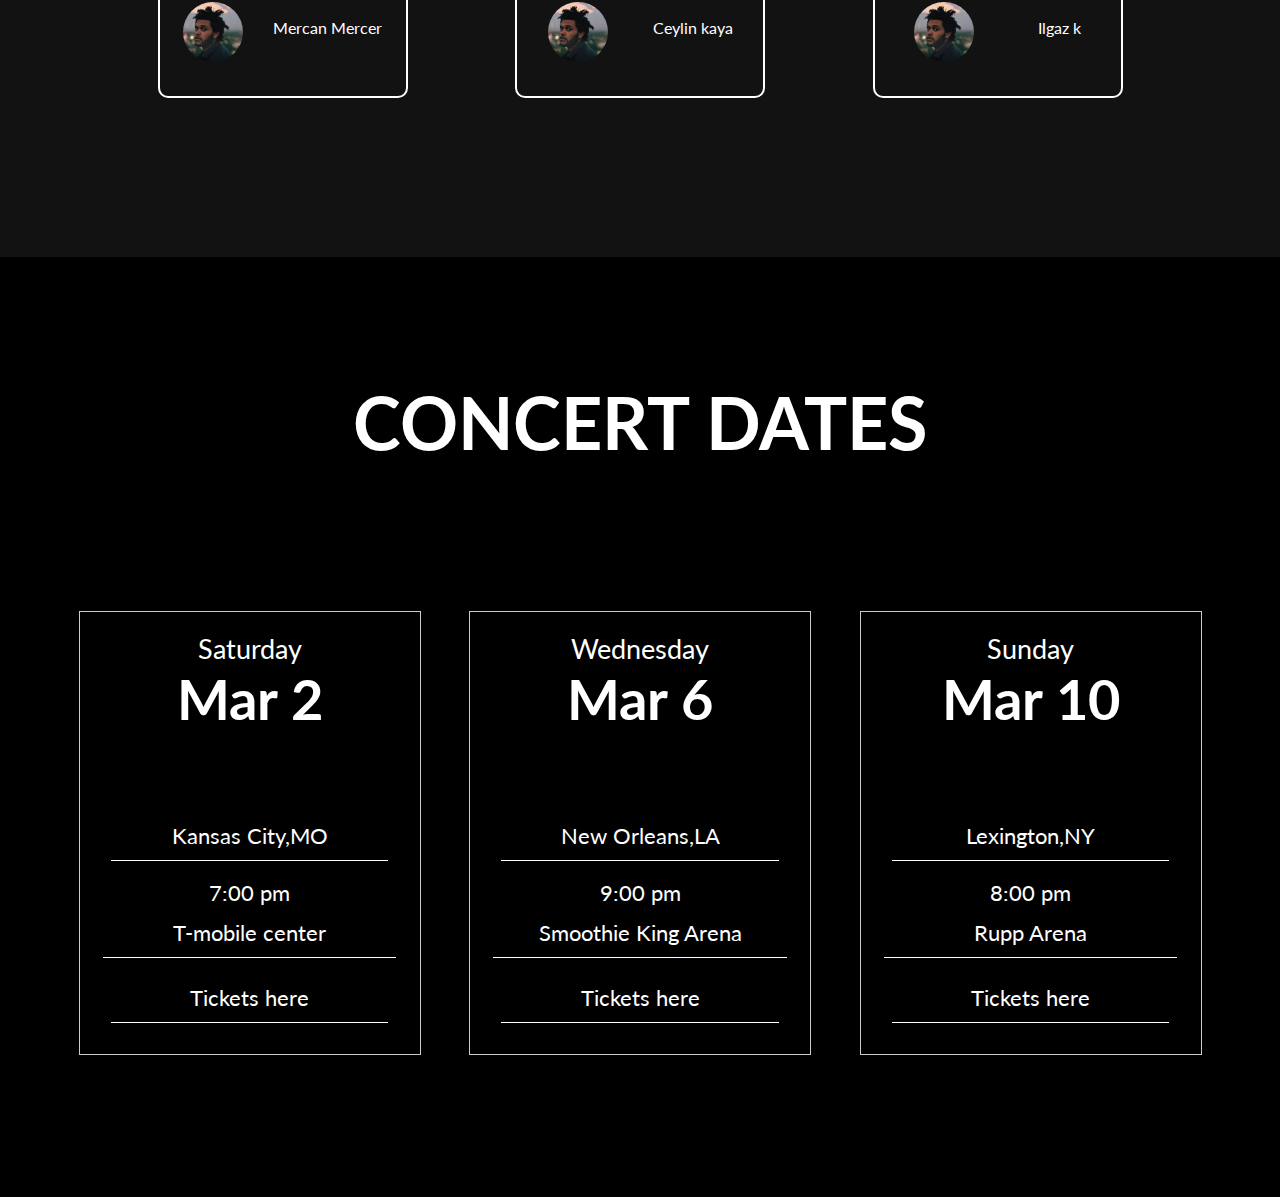
<file: the_weeknd.html>
<!DOCTYPE html>
<html lang="en">
<head>
  <meta charset="UTF-8">
  <meta name="viewport" content="width=device-width, initial-scale=1.0">
  <link rel="stylesheet" href="css/fav-artist.css">
  <link rel="preconnect" href="https://fonts.googleapis.com">
  <link rel="preconnect" href="https://fonts.gstatic.com" crossorigin>
  <link href="https://fonts.googleapis.com/css2?family=Barlow:ital,wght@0,100;0,200;0,300;0,400;0,500;0,600;0,700;0,800;0,900;1,100;1,200;1,300;1,400;1,500;1,600;1,700;1,800;1,900&family=Inter:wght@100..900&family=Lato:ital,wght@0,100;0,300;0,400;0,700;0,900;1,100;1,300;1,400;1,700;1,900&display=swap" rel="stylesheet">
  <script src="/js/script.js" async></script>
  <title>Spotify Soulmates</title>
</head>
<body>
  <a class="arrow-link" href="index.html"><p class="arrow" id="leftArrow">&larr;</p></a>
  <header class="header-section">
    <div id="idtheweeknd">
      <div>
        <p class="artist-intro">Abel Tesfaye</p>
        <p class="artist-desc" id="title">The Weeknd as your favorite artist</p>
      </div>
      <div class="header-div nickname-div">
        <h3 class="artist-nickname" id=" nickname">XO</h3>
      </div>
    </div>
  </header>
  <section class="matches-section">
    <div class="match-text">
      <h1 class="match-heading">People You Matched With</h1>
    </div>
    <div class="matches-div">
      <div class="match">
        <p style="margin: .3em;">Favorite Songs</p>
        <ul style="margin: .7em; padding-left: 0.5em;">
          <li class="match-list">One of the girls</li>
          <li class="match-list">Blinding lights</li>
          <li class="match-list">House of baloons</li>
        </ul>
        <div class="photo-username-div">
          <img src="/images/abel.jpg" alt="" class="match-profile-pic">
          <p class="match-name">Mercan Mercer</p>
        </div>
      </div>
      <div class="match">
        <p style="margin: .3em;">Favorite Songs</p>
        <ul style="margin: .7em; padding-left: 0.5em;">
          <li class="match-list">Starboy</li>
          <li class="match-list">After hours</li>
          <li class="match-list">Popular</li>
        </ul>
        <div class="photo-username-div">
          <img src="/images/abel.jpg" alt="" class="match-profile-pic">
          <p class="match-name">Ceylin kaya</p>
        </div>
      </div>
      <div class="match">
        <p style="margin: .3em;">Favorite Songs</p>
        <ul style="margin: .7em; padding-left: 0.5em;">
          <li class="match-list">Save your tears</li>
          <li class="match-list">Die for you</li>
          <li class="match-list">Call out my name</li>
        </ul>
        <div class="photo-username-div">
          <img src="/images/abel.jpg" alt="" class="match-profile-pic">
          <p class="match-name">Ilgaz k</p>
        </div>
      </div>
    </div>
  </section>
  <section class="concert-section">
    <div>
      <h1 class="concert-date">CONCERT DATES</h1>
    </div>
    <div class="concert-div">
      <div class="concert">
        <p class="concert-info date-day">Saturday</p>
        <h2 class="concert-info date">Mar 2</h2>
        <p class="concert-info city-location">Kansas City,MO</p>
        <p class="concert-info time">7:00 pm</p>
        <p class="concert-info location">T-mobile center</p>
        <a  class="concert-info tickets-link" href="#">Tickets here</a>
      </div>

      <div class="concert">
        <p class="concert-info date-day">Wednesday</p>
        <h2 class="concert-info date">Mar 6</h2>
        <p class="concert-info city-location">New Orleans,LA</p>
        <p class="concert-info time">9:00 pm</p>
        <p class="concert-info location">Smoothie King Arena</p>
        <a  class="concert-info tickets-link" href="#">Tickets here</a>
      </div>

      <div class="concert">
        <p class="concert-info date-day">Sunday</p>
        <h2 class="concert-info date">Mar 10</h2>
        <p class="concert-info city-location">Lexington,NY</p>
        <p class="concert-info time">8:00 pm</p>
        <p class="concert-info location">Rupp Arena</p>
        <a  class="concert-info tickets-link" href="#">Tickets here</a>
      </div>
    </div>
  </section>
</body>
</html>
</file>
<file: css/style.css>
@import url('https://fonts.google.com/specimen/Roboto?query=roboto');
@import url('https://fonts.google.com/selection?query=lato');

*{
  box-sizing: border-box;
  font-family: Lato;
}

html, body{
  margin: 0;
  padding: 0;
}

.main-header{
  height: 100vh;
  color: white;
  background-color: rgba(0,0,0,.6);
  background-image: url("/images/header-img.jpeg");
  background-blend-mode: multiply;
  background-size:cover;
  padding-bottom: 35px;
}
.website-name{
  color: #1fdf64;
  font-size: 2em;
  text-align: center;
  margin-top: 300px ;
  font-weight: normal;
}
.website-name-large
{
  font-size:5em;
}

.main-nav{
  color: white;
  text-align: center;
  font-size: 1.1em;
  font-weight: bold;
  padding-top: 5px;
  padding: 0px 5px;
  display: flex;
  flex-direction: row;
  justify-content: flex-end; 
}
.nav-content{
  display: flex;
  flex-direction: row;
  justify-content: center;
  align-items: center;
}
.nav a{
  display: inline-block;
  margin: .5em;
  color: white;
  text-decoration: none;
}


.nav a:active{
  opacity: 0.5;
}

.nav-item {
  position: relative;
  text-decoration: none; 
}

.nav-item::after {
  content: "";
  position: absolute;
  left: 0;
  bottom: 0;
  width: 0;
  height: 3px;
  background: white;
  transition: width 0.25s ease-out; 
}

.nav-item:hover::after {
  width: 100%; /* Set the width to 100% when hovering */
}

.hamburger{
  display: none;
  cursor: pointer;
}

.bar{
  display: block;
  width: 25px;
  height: 3px;
  margin: 5px auto;
  border-radius:25px ;
  -webkit-transition: all 0.3s ease-in-out;
  transition: all 0.3s ease-in-out;
  background-color: white;
}



.section-header{
  font-weight: normal;
  color: black;
  text-align: center;
  font-size: 2em;
}

.header-content
{
  text-align: center;
  font-size: 2em;
  color: white;
}

.section-container {
  display: flex;
  flex-direction: column;
  align-items: center;
  justify-content: center;
  height: 100vh;
  margin: 0;
  padding: 0;
  background-color: #121212;
  color: #1fdf64;
}

.section-container label {
  font-size: 2.5em;
  margin-bottom: 1.5em;
}

.artist-input {
  width: 400px;
  height: 50px;
  padding: 10px;
  font-size: 25px;
  border-radius: 5px;
  border: 2px solid white;
  transition-duration: 0.3s;
  background-color: #121212;
  color: white;
}

.artist-input:focus{
  transform: translateX(20px) translateY(20px);
}
.top-artists{
  margin-top: 3.5em;
  font-size: 1.5em;
  padding: 0.75em;
  border: 3px solid rgb(255, 0, 0); 
  border-radius: 13px; 
  padding: 20px; 
  text-align: center; 
  font-size: 24px; 
  font-weight: bold; 
  animation: animate-rgb 1.5s ease-in-out infinite; 
}
@keyframes animate-rgb {
  0%   { border-color: rgb(255, 0, 0); }
  10%  { border-color: rgb(255, 127, 0); }
  20%  { border-color: rgb(255, 255, 0); }
  30%  { border-color: rgb(0, 255, 0); }
  40%  { border-color: rgb(0, 127, 255); }
  50%  { border-color: rgb(0, 0, 255); }
  60%  { border-color: rgb(127, 0, 255); }
  70%  { border-color: rgb(255, 0, 127); }
  80%  { border-color: rgb(255, 0, 0); }
  100% { border-color: rgb(255, 0, 0); }
}

.top-artists:hover {
  border-color: #1fdf64; 
}



.top-artists li{
  padding: 5px;
}

.top-artists a{
  color: #1fdf64;
  text-decoration: none;
}

.top-artists a:hover{
  color: rgba(31,223,100,.8);
  text-decoration: none;
}

footer {
  background-color: #121212;
  color: white;
  padding: 20px;
}

.container {
  max-width: 1200px;
  margin: 0 auto;
  display: flex;
  flex-direction: column;
  align-items: center;
}
.search-container {
  position: relative;
}

#suggestions {
  width: 400px; 
  max-height: 200px; 
  overflow-y: auto;
  border-radius: 5px;
  transform: translateX(20px) translateY(20px);
  background-color: #121212;
  color: white;
  list-style: none; 
  padding: 0;
  margin: 0;
}

#suggestions li {
  padding: 10px;
  font-size: 20px;
  cursor: pointer;
  transition-duration: 0.3s;
}

#suggestions li:hover {
  background-color: #333;
}


footer p {
  margin: 0;
  text-align: center;
  font-size: 14px;
  padding: 2px;
}
p.footer-name{
  font-size: 1em;
  font-weight: bold;
}
footer ul {
  list-style: none;
  padding: 0;
  display: flex;
  margin-top: 10px;
}

footer li {
  margin-right: 20px;
}

footer a {
  color: white;
  text-decoration: none;
}

@media(max-width:768px)
{
  .hamburger{
    display: block;
    padding-top: 10px;
    padding-right: 10px;
  }
  .website-name{
    font-size: 3em;
    text-align: center;
  }
  .header-content
{
  text-align: center;
  font-size: 1.5em;
  color: white;
}
  .hamburger.active .bar:nth-child(2)
  {
    opacity: 0;
  }
  .hamburger.active .bar:nth-child(1)
  {
    transform: translateY(8px) rotate(45deg);
  }
  .hamburger.active .bar:nth-child(3)
  {
    transform: translateY(-8px) rotate(-45deg);
  }

  .nav-content{
    position: fixed;
    top: 0;
    left: -100%;
    gap: 0;
    flex-direction: column;
    gap: 0;
    background-color: rgba(0,0,0, 0.4);
    width: 100%;
    transition: 0.5s;
  }
  .nav-item{
    margin: 4px 0;
  }
  .nav-content.active{
    left: 0;
  }
  .section-container label{
    font-size: 1.8em;
  }
  .artist-input {
    width: 300px;
    height: 40px;
    padding: 10px;
    font-size: 15px;
    border-radius: 5px;
    border: 2px solid white;
    transition-duration: 0.3s;
    background-color: #121212;
    color: white;
  }
  .top-artists{
    margin-top: 3.5em;
    padding: 0.75em;
    border: 3px solid rgb(255, 0, 0); 
    border-radius: 13px; 
    padding: 20px; 
    text-align: center; 
    font-size: 20px; 
    font-weight: bold; 
    animation: animate-rgb 1.5s ease-in-out infinite; 
  }
  footer p {
    margin: 0;
    text-align: center;
    font-size: 10px;
    padding: 2px;
  }
  p.footer-name{
    font-size: 0.7em;
    font-weight: bold;
  }
  footer li {
    margin-right: 20px;
    font-size: 0.7em;
  }
}
@media(max-width:768px)
{
  .hamburger{
    display: block;
    padding-top: 10px;
    padding-right: 10px;
  }
  .website-name{
    font-size: 3em;
    text-align: center;
  }
  .header-content
{
  text-align: center;
  font-size: 1.5em;
  color: white;
}
  .hamburger.active .bar:nth-child(2)
  {
    opacity: 0;
  }
  .hamburger.active .bar:nth-child(1)
  {
    transform: translateY(8px) rotate(45deg);
  }
  .hamburger.active .bar:nth-child(3)
  {
    transform: translateY(-8px) rotate(-45deg);
  }

  .nav-content{
    position: fixed;
    top: 0;
    left: -100%;
    gap: 0;
    flex-direction: column;
    gap: 0;
    background-color: rgba(0,0,0, 0.4);
    width: 100%;
    transition: 0.5s;
  }
  .nav-item{
    margin: 4px 0;
  }
  .nav-content.active{
    left: 0;
  }
  .section-container label{
    font-size: 1.8em;
  }
  .artist-input {
    width: 300px;
    height: 40px;
    padding: 10px;
    font-size: 15px;
    border-radius: 5px;
    border: 2px solid white;
    transition-duration: 0.3s;
    background-color: #121212;
    color: white;
  }
  .top-artists{
    margin-top: 3.5em;
    padding: 0.75em;
    border: 3px solid rgb(255, 0, 0); 
    border-radius: 13px; 
    padding: 20px; 
    text-align: center; 
    font-size: 20px; 
    font-weight: bold; 
    animation: animate-rgb 1.5s ease-in-out infinite; 
  }
  footer p {
    margin: 0;
    text-align: center;
    font-size: 10px;
    padding: 2px;
  }
  p.footer-name{
    font-size: 0.7em;
    font-weight: bold;
  }
  footer li {
    margin-right: 20px;
    font-size: 0.7em;
  }
}
</file>
<file: css/about.css>
body {
    margin: 0; 
    padding: 0;
}

.main-header{
    height: 65vh;
    color: white;
    background-color: rgba(0,0,0,.6);
    background-image: url("/images/header-img.jpeg");
    background-blend-mode: multiply;
    background-size:cover;
    padding: 10px;
  }

.header-content-div{
    display: flex;
    flex-direction: column;
    justify-content: center;
}
.about-us-header{
    font-size: 5em;
    text-align: center;
}
.header-content{
    font-size: 1.6em;
    text-align: center;
}
.button-div{
    display: flex;
    flex-direction: row;
    justify-content: center;
}

section {
    margin-top: 0; 
    padding: 20px;
    background-color:rgb(18, 17, 17);
    text-align: right;
}
.text{
    font-size: 4em;
    color: #1fdf64;
    font-style: italic;
    /* #86d5a3 */
}
.styling{
    font-size: 2em;
    color: aliceblue;
}
.section-content{
    display: flex;
    justify-content: center;
    align-items: center;
}
.texting{
    color: aliceblue;
    font-style: italic;
    padding: 20px;
    background-color:rgb(18, 17, 17);
    max-width: 700px; 
    text-align: center; 
}
img {
    max-width: 20%; 
    height: auto; 
    border: 1px solid #ddd; 
    border-radius: 5px; 
    margin: 20px ; 
    
}

.section-one
{
    height: 65vh;
    display: flex;
    flex-direction: row;
    justify-content: centers;
}
.image-div{
    display: flex;
    flex-direction: row;
    justify-content: center;
    height: 400px;
    width: 700px;

}
.section-img
{
    border: none;
    max-width: 300px;
}
.section-content{
    display: flex;
    flex-direction: column;
    justify-content: center;
}
.section-two{
    padding: 0;
}
.header-button{
    width: 180px;
    padding: 1em;
    background-color: transparent;
    color: #1fdf64;
    border: 2px solid #1fdf64;
    border-radius: 40px;
    font-size: 1.2em;
    transition: 0.3s ease-in-out;
}
.header-button:hover{
    cursor: pointer;
    color: white;
    background-color: #1fdf64;
}

.section-two{
    height: 65vh;
    background-image: url(/images/header-img.jpeg);
    background-blend-mode: multiply;
    background-size:cover;
    background-color: rgba(0,0,0,.6);
    display: flex;
    flex-direction: column;
    justify-content: center;
    text-align: left;
    font-size: 1em;
    font-family: Cambria, Cochin, Georgia, Times, 'Times New Roman', serif;
    color: aliceblue;
}
.division{
    display: flex;
    flex-direction: row;
    justify-content: center;
}
.styling{
    max-width: 900px;
    text-align: center;
}
@media(max-width:768px){
    .hamburger{
        display: block;
        padding-top: 10px;
        padding-right: 10px;
      }
      
      .about-us-header{
        font-size: 3em;
        text-align: center;
      }
      .header-content
    {
      text-align: center;
      font-size: 1.5em;
      color: white;
    }
      .hamburger.active .bar:nth-child(2)
      {
        opacity: 0;
      }
      .hamburger.active .bar:nth-child(1)
      {
        transform: translateY(8px) rotate(45deg);
      }
      .hamburger.active .bar:nth-child(3)
      {
        transform: translateY(-8px) rotate(-45deg);
      }
    
      .nav-content{
        position: fixed;
        top: 0;
        left: -100%;
        gap: 0;
        flex-direction: column;
        gap: 0;
        background-color: rgba(0,0,0, 0.4);
        width: 100%;
        transition: 0.5s;
      }
      .nav-item{
        margin: 4px 0;
      }
      .nav-content.active{
        left: 0;
      }
      .header-content-div{
        display: flex;
        flex-direction: column;
        justify-content: center;
    }
    .section-one
    {
        display: flex;
        flex-direction: column;
        justify-content: space-evenly;
    }
    .image-div{
        display: flex;
        flex-direction: row;
        justify-content: center;
        height: 400px;
        width: 100%;
    }
    .section-img{
        max-width: 200px;
    }
    .text{
        font-size: 2em;
        color: #1fdf64;
        font-style: italic;
        /* #86d5a3 */
    }
    .texting{
        color: aliceblue;
        font-style: italic;
        padding: 20px;
        background-color:rgb(18, 17, 17);
        max-width: 700px; 
        text-align: center; 
    }
    .styling{
        font-size: 1em;
        color: aliceblue;
    }
    .header-button{
        width: 130px;
        padding: 1em;
        background-color: transparent;
        color: #1fdf64;
        border: 2px solid #1fdf64;
        border-radius: 40px;
        font-size: 1em;
        transition: 0.3s ease-in-out;
    }
}
</file>
<file: css/fav-artist.css>
body{
  margin: 0;
  padding: 0;
  font-family: lato;
}
.arrow
{
  font-size: 3em;
  color: white;
  margin: 0;
  margin-bottom: -60px;
  padding-left: 50px;
  cursor: pointer;
  transition: transform 0.1s ease;
}

.arrow-link{
  text-decoration: none;
}
/* .header-section{ */
  /* background-image: linear-gradient(rgba(0, 0, 0, 0.5), rgba(0, 0, 0, 0.5)),
    url("/images/abel.jpg"), url("/images/taylor.jpg"), url("/images/drake.webp");
  background-repeat: none;
  background-size: cover;
  color: white;
  height: 90vh;
  display: flex;
  flex-direction: row;
  justify-content: flex-end;
  padding: 0px 100px;
  padding-top: 150px; */
/* } */

.header-div{
  max-width: 650px;
}

.nickname-div{
  margin-top: 150px;
}

.artist-intro{
  font-weight: 700;
  font-size: 1.3em;
}

.artist-desc{
  font-weight: bold;
  font-size: 4em;
}

.artist-nickname{
  text-align: left;
}

.matches-section{
  height: 100vh;
  display: flex;
  flex-direction: column;
  justify-content: space-evenly;
  background-color: #121212;
  color: white;
  padding: 0px 50px;
}

.match-heading{
  font-size: 2.5em;
}
.matches-div{
  display: flex;
  flex-direction: row;
  justify-content: space-evenly;
}

.match{
  width: 230px;
  height: 300px;
  padding: 0.5em;
  border: 2px solid white;
  border-radius: 10px;
  display: flex;
  flex-direction: column;
  justify-content: space-evenly;
}
.match-list{
  list-style-type: none;
  padding: 0.3em;
}
.photo-username-div{
  display: flex;
  flex-direction: row;
  justify-content: space-around;
}
.match-profile-pic{
  width: 60px;
  height: 60px;
  border-radius: 50%;
  object-fit: cover;
  align-self: flex-start;
}
.concert-section{
  display: flex;
  flex-direction: column;
  justify-content: space-evenly;
  background-color: black;
  color: white;
  padding: 20px 50px;
  height: 100vh;
}
.concert-date{
  text-align: center;
  font-size: 4.5em;
  margin-top: 0;
  margin-bottom: 25px;
}
.concert-div{
  display: flex;
  flex-direction: row;
  justify-content: space-evenly;
}
.concert{
  display: flex;
  flex-direction: column;
  justify-content: center;
  width: 300px;
  margin: 20px;
  padding: 20px;
  border: 1px solid #ccc;
  width: 300px;
  transition: all 0.3s ease;
}
.concert:hover{
  transform: translateY(-50px);
}
.concert-info{
  text-align: center;
  margin: 0.5em;
  font-size: 1.4em;
  padding: 0.5em;
}

.date-day{
  margin: 0;
  padding: 0;
  font-size: 1.7em;
}
.date{
  margin: 0;
  padding: 0;
  padding-bottom:0.6em ;
  margin-bottom:0.6em ;
  font-size: 3.5em;
}
.city-location{
  border-bottom: 1px solid white;
}

.time,.location{
  margin: 0.15em;
  padding: 0.15em;
}
.location{
  padding-bottom: 0.5em;
  border-bottom: 1px solid white;
}

.tickets-link{
  text-decoration: none;
  color: white;
  border-bottom: 1px solid white;
}
#idtaylor{
  background-image: linear-gradient(rgba(0, 0, 0, 0.5), rgba(0, 0, 0, 0.5)),url("/images/taytay.jpg");
  background-repeat: none;
  background-size: cover;
  color: white;
  height: 90vh;
  display: flex;
  flex-direction: row;
  justify-content: flex-end;
  padding: 0px 100px;
  padding-top: 150px;
  padding-bottom: 0;
  
}
#iddrake{
  background-image: linear-gradient(rgba(0, 0, 0, 0.5), rgba(0, 0, 0, 0.5)),url("/images/Drake.webp");
  background-repeat: none;
  background-size: cover;
  color: white;
  height: 90vh;
  display: flex;
  flex-direction: row;
  justify-content: flex-end;
  padding: 0px 100px;
  padding-top: 150px;
}

#idtheweeknd{
  background-image: linear-gradient(rgba(0, 0, 0, 0.5), rgba(0, 0, 0, 0.5)),url("/images/abel.jpg");
  background-repeat: none;
  background-size: cover;
  color: white;
  height: 90vh;
  display: flex;
  flex-direction: row;
  justify-content: flex-end;
  padding: 0px 100px;
  padding-top: 150px;

}

body{
  margin: 0;
  padding: 0;
  font-family: lato;
}
.arrow
{
  font-size: 3em;
  color: white;
  margin: 0;
  margin-bottom: -60px;
  padding-left: 50px;
  cursor: pointer;
  transition: transform 0.1s ease;
}

.arrow-link{
  text-decoration: none;
}
/* .header-section{ */
  /* background-image: linear-gradient(rgba(0, 0, 0, 0.5), rgba(0, 0, 0, 0.5)),
    url("/images/abel.jpg"), url("/images/taylor.jpg"), url("/images/drake.webp");
  background-repeat: none;
  background-size: cover;
  color: white;
  height: 90vh;
  display: flex;
  flex-direction: row;
  justify-content: flex-end;
  padding: 0px 100px;
  padding-top: 150px; */
/* } */

.header-div{
  max-width: 650px;
}

.nickname-div{
  margin-top: 150px;
}

.artist-intro{
  font-weight: 700;
  font-size: 1.3em;
}

.artist-desc{
  font-weight: bold;
  font-size: 4em;
}

.artist-nickname{
  text-align: left;
}

.matches-section{
  height: 100vh;
  display: flex;
  flex-direction: column;
  justify-content: space-evenly;
  background-color: #121212;
  color: white;
  padding: 0px 50px;
}

.match-heading{
  font-size: 2.5em;
}
.matches-div{
  display: flex;
  flex-direction: row;
  justify-content: space-evenly;
}

.match{
  width: 230px;
  height: 300px;
  padding: 0.5em;
  border: 2px solid white;
  border-radius: 10px;
  display: flex;
  flex-direction: column;
  justify-content: space-evenly;
}
.match-list{
  list-style-type: none;
  padding: 0.3em;
}
.photo-username-div{
  display: flex;
  flex-direction: row;
  justify-content: space-around;
}
.match-profile-pic{
  width: 60px;
  height: 60px;
  border-radius: 50%;
  object-fit: cover;
  align-self: flex-start;
}
.concert-section{
  display: flex;
  flex-direction: column;
  justify-content: space-evenly;
  background-color: black;
  color: white;
  padding: 20px 50px;
  height: 100vh;
}
.concert-date{
  text-align: center;
  font-size: 4.5em;
  margin-top: 0;
  margin-bottom: 25px;
}
.concert-div{
  display: flex;
  flex-direction: row;
  justify-content: space-evenly;
}
.concert{
  display: flex;
  flex-direction: column;
  justify-content: center;
  width: 300px;
  margin: 20px;
  padding: 20px;
  border: 1px solid #ccc;
  width: 300px;
  transition: all 0.3s ease;
}
.concert:hover{
  transform: translateY(-50px);
}
.concert-info{
  text-align: center;
  margin: 0.5em;
  font-size: 1.4em;
  padding: 0.5em;
}

.date-day{
  margin: 0;
  padding: 0;
  font-size: 1.7em;
}
.date{
  margin: 0;
  padding: 0;
  padding-bottom:0.6em ;
  margin-bottom:0.6em ;
  font-size: 3.5em;
}
.city-location{
  border-bottom: 1px solid white;
}

.time,.location{
  margin: 0.15em;
  padding: 0.15em;
}
.location{
  padding-bottom: 0.5em;
  border-bottom: 1px solid white;
}

.tickets-link{
  text-decoration: none;
  color: white;
  border-bottom: 1px solid white;
}

#idtaylor{
  background-image: linear-gradient(rgba(0, 0, 0, 0.5), rgba(0, 0, 0, 0.5)),url("/images/taytay.jpg");
  background-repeat: none;
  background-size: cover;
  color: white;
  height: 90vh;
  display: flex;
  flex-direction: row;
  justify-content: flex-end;
  padding: 0px 100px;
  padding-top: 150px;
  padding-bottom: 0;
  
}
#iddrake{
  background-image: linear-gradient(rgba(0, 0, 0, 0.5), rgba(0, 0, 0, 0.5)),url("/images/Drake.webp");
  background-repeat: none;
  background-size: cover;
  color: white;
  height: 90vh;
  display: flex;
  flex-direction: row;
  justify-content: flex-end;
  padding: 0px 100px;
  padding-top: 150px;
}

#idtheweeknd{
  background-image: linear-gradient(rgba(0, 0, 0, 0.5), rgba(0, 0, 0, 0.5)),url("/images/abel.jpg");
  background-repeat: none;
  background-size: cover;
  color: white;
  height: 90vh;
  display: flex;
  flex-direction: row;
  justify-content: flex-end;
  padding: 0px 100px;
  padding-top: 150px;

}



/* Media Queries */
@media (max-width: 1024px) {
  .header-section {
    flex-direction: column;
    align-items: center;
    padding-top: 100px;
    background-size: cover;
  }

  .header-div, .nickname-div {
    max-width: 100%;
    text-align: center;
  }

  .artist-desc {
    font-size: 3em;
  }
  .matches-section{
    height: 100%;
  }
  .matches-div {
    flex-direction: column;
    align-items: center;
  }

  .match {
    width: 90%;
    margin-bottom: 20px;
  }
  .concert-section
  {
    height: 100%;
  }
  .concert-div {
    flex-direction: column;
    align-items: center;
  }

  .concert {
    width: 90%;
    margin-bottom: 20px;
  }
}

@media (max-width: 768px) {
  .arrow {
    font-size: 2em;
    padding-left: 20px;
  }

  .header-section {
    padding-top: 50px;
  }

  .artist-desc {
    font-size: 2em;
  }

  .match-heading {
    font-size: 2em;
  }

  .concert-date {
    font-size: 3em;
  }

  .concert-info {
    font-size: 1em;
  }
}
</file>
<file: css/login.css>
@import url('https://fonts.google.com/selection?query=lato');

* {
	box-sizing: border-box;
}

body {
	display: flex;
	flex-direction: column;
	justify-content: space-evenly;
	height: 90vh;
	margin: 0;
	background-image: url(/images/header-img.jpeg);
  background-repeat: none;
  background-size:cover;
  background-blend-mode:multiply;
  background-color: rgba(0,0,0,.6);
	font-family: lato;
}
section{
	height: 70vh;
	display: flex;
	justify-content: center;
	align-items: center;
}
.container {
  height: 450px;
	width: 400px;
	padding: 20px;
  border: 1px solid #1fdf64;
  background-color: transparent;
	border-radius: 10px;
}

.login-form {
	display:flex;
	flex-direction: column;
}

.title {
	text-align: center;
	margin-bottom: 20px;
}

.input-container {
	position: relative;
	margin: 15px 0;
}

.input-field {
	width: 100%;
  height: 45px;
	padding: 5px;
  background-color: transparent;
  color: white;
  border: none;
	border-bottom: 2px solid #1fdf64;
	font-size: 16px;
  transition: 0.3s ease-in-out;
}

.input-field:focus
{
  outline: none;
}
.input-label
{
  color: #1fdf64;
}



.login-button {
	padding: 10px;
  margin: 10px 0;
	background-color: transparent;
	color: #1fdf64;
	border: 1px solid #1fdf64;
	border-radius: 5px;
	font-size: 16px;
	cursor: pointer;
  transition: 0.3s ease-in-out;
}
.login-button:hover{
  background-color: #1fdf64;
  color: white;
}

.signup-option {
	text-align: center;
	margin-top: 20px;
	font-size: 14px;
	color: white;
}

.signup-option a {
	color: #4CAF50;
	text-decoration: none;
}

@media(max-width:768px)
{
	body{
		height: auto;
		padding-bottom: 100px;
	}
	.main-header{
		height: 280px;
	}
	.container{
		width: 300px;
		height: 350px;
	}
}
</file>
<file: css/signup.css>
@import url('https://fonts.google.com/selection?query=lato');

* {
	box-sizing: border-box;
}

body {
	display: flex;
	flex-direction: column;
	justify-content: center;
	height: 140vh;
	padding-bottom: 50px;
	margin: 0;
	background-image: url(/images/header-img.jpeg);
  background-repeat: none;
  background-size:cover;
  background-blend-mode:multiply;
  background-color: rgba(0,0,0,.6);
	font-family: lato;
}
.main-nav{
  color: white;
  text-align: center;
  font-size: 1.1em;
  font-weight: bold;
  padding-top: 5px;
  padding: 0px 5px;
  display: flex;
  flex-direction: row;
  justify-content: flex-end; 
}
.nav-content{
  display: flex;
  flex-direction: row;
  justify-content: center;
  align-items: center;
}
.nav a{
  display: inline-block;
  margin: .5em;
  color: white;
  text-decoration: none;
}


.nav a:active{
  opacity: 0.5;
}

.nav-item {
  position: relative;
  text-decoration: none; 
}

.nav-item::after {
  content: "";
  position: absolute;
  left: 0;
  bottom: 0;
  width: 0;
  height: 3px;
  background: white;
  transition: width 0.25s ease-out; 
}

.nav-item:hover::after {
  width: 100%; /* Set the width to 100% when hovering */
}

section{
	display: flex;
	justify-content: center;
	align-items: center;
}

.container {
  height: auto;
	width: 400px;
	background-color: #fff;
	padding: 20px;
  border: 2px solid #1fdf64;
  background-color: transparent;
	border-radius: 10px;
  display: flex;
  flex-direction: column;
  justify-content: center;
}

.gender-opt
{
  color: black;
}


.signup-form {
	display:flex;
	flex-direction: column;
}

.title {
	text-align: center;
	margin-bottom: 20px;
}


.input-container {
	position: relative;
	margin: 15px 0;
}

.input-field {
	width: 100%;
  height: 45px;
	padding: 5px;
  background-color: transparent;
  color: white;
  border: none;
	border-bottom: 2px solid #1fdf64;
	font-size: 16px;
  transition: 0.3s ease-in-out;
}

.input-field:focus
{
  outline: none;
}
.input-label
{
  color: #1fdf64;
}

.upload-photo{
	display: block;
	padding-bottom: 5px ;
	margin-bottom: 5px;
}
.signup-button {
	padding: 10px;
  margin: 10px 0;
	background-color: transparent;
	color: #1fdf64;
	border: 1px solid #1fdf64;
	border-radius: 5px;
	font-size: 16px;
	cursor: pointer;
  transition: 0.3s ease-in-out;
}

.signup-button:hover{
  background-color: #1fdf64;
  color: white;
}

select.input-field {
	appearance: none;
	-webkit-appearance: none;
	background-image: url("data:image/svg+xml;utf8,<svg xmlns='http://www.w3.org/2000/svg' viewBox='0 0 14 8'><polygon points='0,0 14,0 7,8'/></svg>");
	background-repeat: no-repeat;
	background-position: right 10px center;
	background-size: 12px;
	padding-right: 30px;
}

.login-option {
	text-align: center;
	margin-top: 20px;
	font-size: 14px;
	color: white;
}

.login-option a {
	color: #4CAF50;
	text-decoration: none;
}
@media(max-width: 768px) {
  body{
    height: auto;
  }
  .main-header{
    height: 300px;
  }
  .hamburger{
    display: block;
    padding-right: 10px;
    margin-top: 10px;
  }
  .website-name{
    font-size: 3em;
    text-align: center;
  }
  .header-content
  {
    text-align: center;
    font-size: 1.5em;
    color: white;
  }
  .hamburger.active .bar:nth-child(2)
  {
    opacity: 0;
  }
  .hamburger.active .bar:nth-child(1)
  {
    transform: translateY(8px) rotate(45deg);
  }
  .hamburger.active .bar:nth-child(3)
  {
    transform: translateY(-8px) rotate(-45deg);
  }

  .nav-content{
    position: fixed;
    top: 0;
    left: -100%;
    gap: 0;
    flex-direction: column;
    gap: 0;
    background-color: rgba(0,0,0, 0.4);
    width: 100%;
    transition: 0.5s;
  }
  .nav-item{
    margin: 4px 0;
  }
  .nav-content.active{
    left: 0;
  }
  .container {
    padding: 20px;
    width:300px;
    font-size: 0.8em;
  }

  .signup-form {
    max-width: 100%;
  }

  .input-container {
    width: 100%;
    margin-bottom: 15px;
  }

  .input-label {
    margin-bottom: 5px;
  }

  .signup-button {
    width: 100%;
  }

  .login-option {
    text-align: center;
  }
}
</file>
